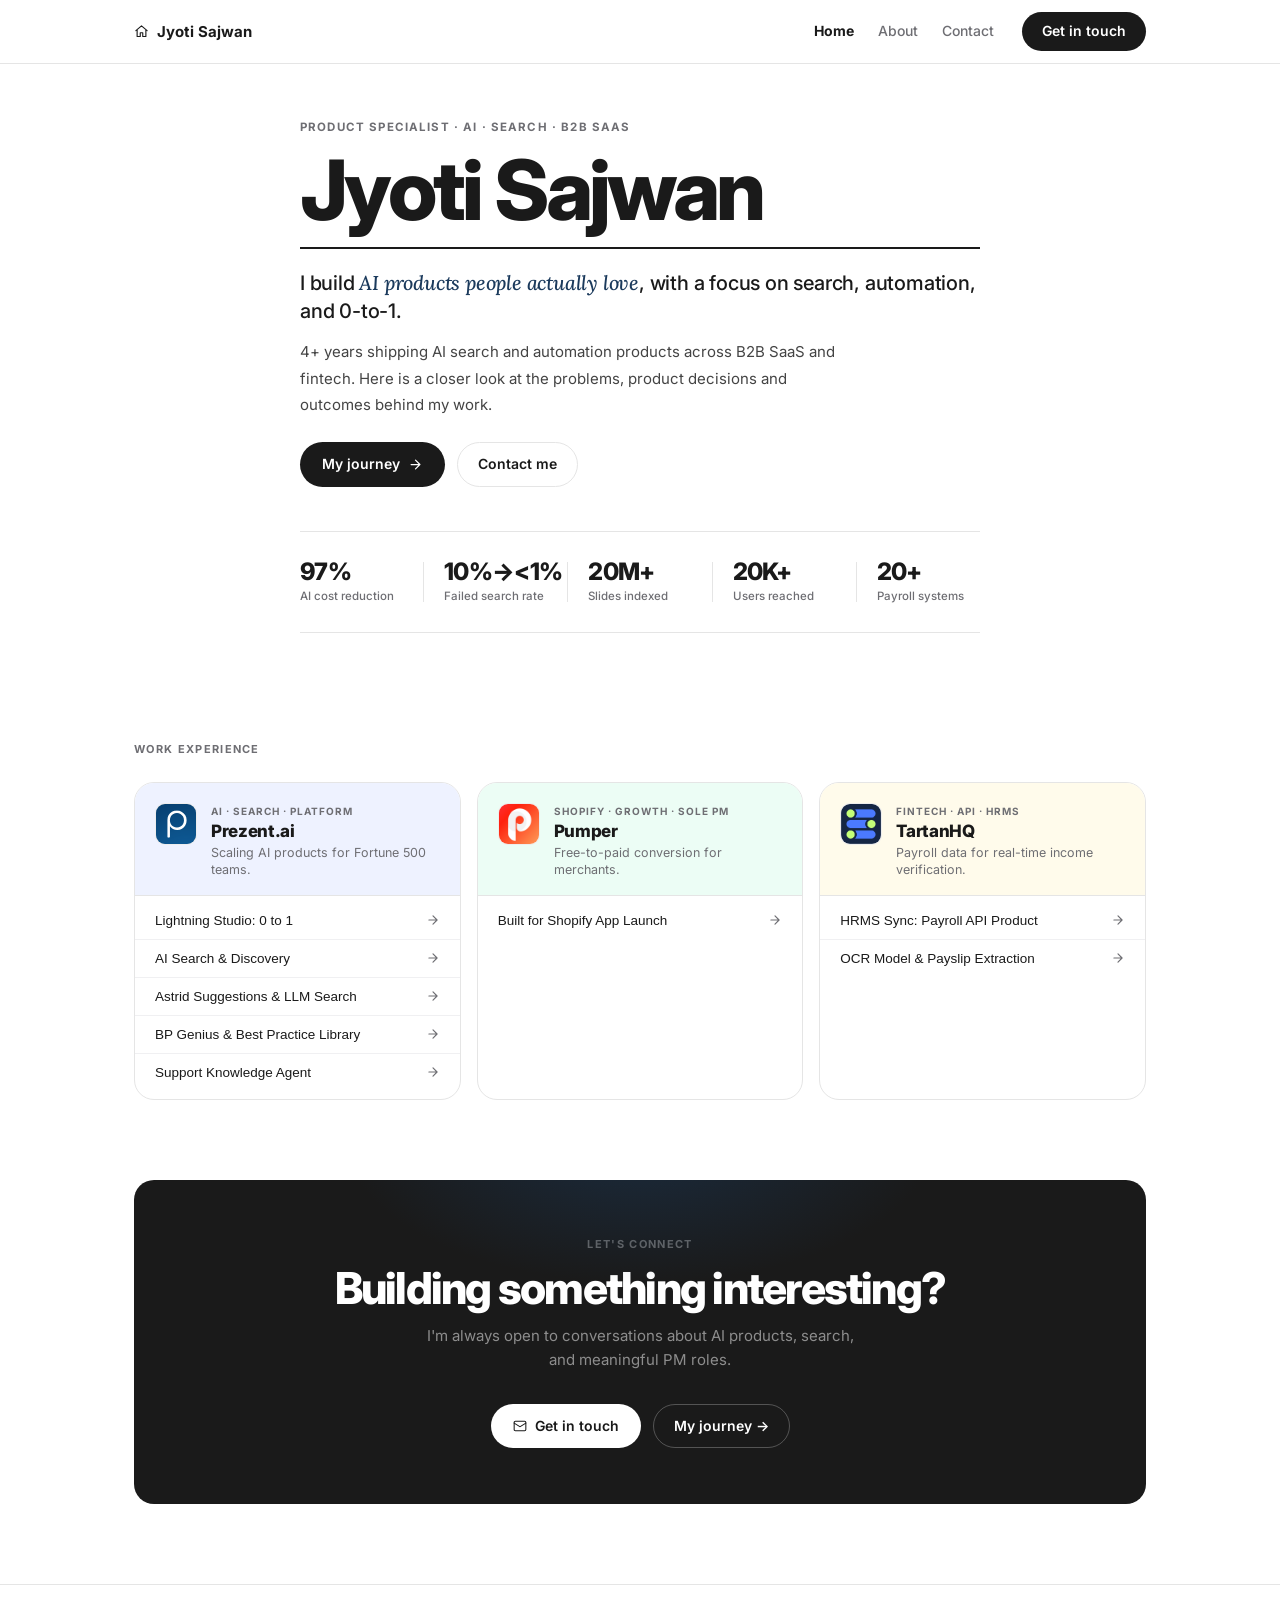
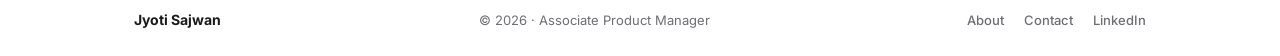
<file: index.html>
<!DOCTYPE html>
<html lang="en">
<head>
  <meta charset="UTF-8" />
  <meta name="viewport" content="width=device-width, initial-scale=1.0" />
  <title>Jyoti Sajwan | Product Manager</title>
  <meta name="description" content="Product professional with 4+ years of experience across AI products, search, automation, B2B SaaS and fintech. Selected work and experience." />
  <link rel="preconnect" href="https://fonts.googleapis.com" />
  <link rel="preconnect" href="https://fonts.gstatic.com" crossorigin />
  <link href="https://fonts.googleapis.com/css2?family=Inter:ital,wght@0,300;0,400;0,500;0,600;0,700;0,800;0,900;1,400&family=Lora:ital,wght@1,400;1,500;1,600&display=swap" rel="stylesheet" />
  <link rel="stylesheet" href="style.css" />
  <link rel="stylesheet" href="workflows.css" />
</head>
<body>
  <script src="assets/svg-sprite.js"></script>
  <!-- Shared SVG defs for every .wf diagram (styled in workflows.css) -->
  <svg class="wf-defs" width="0" height="0" aria-hidden="true" focusable="false">
    <defs>
      <marker id="wf-arrow" viewBox="0 0 10 10" refX="9" refY="5" markerWidth="7" markerHeight="7" orient="auto"><path class="wf-arrowhead" d="M1 1 L9 5 L1 9"/></marker>
      <linearGradient id="wf-area" x1="0" y1="0" x2="0" y2="1"><stop class="wf-area-stop wf-area-stop--top" offset="0"/><stop class="wf-area-stop wf-area-stop--bottom" offset="1"/></linearGradient>
    </defs>
  </svg>

  <!-- ═══════════════════════════════
       NAV
  ══════════════════════════════════ -->
  <nav class="nav" id="nav">
    <div class="nav-inner">
      <a href="index.html" class="nav-logo">
        <svg width="15" height="15" fill="none" stroke="currentColor" stroke-width="1.8" stroke-linecap="round" stroke-linejoin="round"><use href="#icon-1e23f2d197a8" /></svg>
        Jyoti Sajwan
      </a>
      <div class="nav-links">
        <div class="nav-desktop-links">
          <a href="index.html" class="nav-link" style="color:var(--black);font-weight:700">Home</a>
          <a href="about.html" class="nav-link">About</a>
          <a href="contact.html" class="nav-link">Contact</a>
        </div>
        <a href="contact.html" class="nav-cta">Get in touch</a>
      </div>
      <button class="hamburger" id="hamburger" aria-label="Menu">
        <span></span><span></span><span></span>
      </button>
    </div>
    <div class="mobile-nav" id="mobileNav">
      <a href="index.html"   class="mob-link" onclick="closeNav()">Home</a>
      <a href="about.html"   class="mob-link" onclick="closeNav()">About</a>
      <a href="contact.html" class="mob-link" onclick="closeNav()">Contact</a>
      <a href="contact.html" class="mob-link mob-cta" onclick="closeNav()">Get in touch</a>
    </div>
  </nav>

  <main>

    <!-- ═══════════════════════════════
         HERO, WORK INTRO
    ══════════════════════════════════ -->
    <section class="hero hero-work" id="top">
      <div class="container">

        <div class="hero-work-head">
          <p class="eyebrow">Product Specialist · AI · Search · B2B SaaS</p>
          <h1 class="hero-name">Jyoti Sajwan</h1>

          <div class="hero-rule"></div>

          <p class="hero-lead">
            I build <em>AI products people actually love</em>, with a focus on search, automation, and 0-to-1.
          </p>
          <p class="hero-bio">
            4+ years shipping AI search and automation products across B2B SaaS and fintech.
            Here is a closer look at the problems, product decisions and outcomes behind my work.
          </p>

          <div class="hero-ctas">
            <a href="about.html" class="btn-primary">
              My journey
              <svg width="15" height="15" fill="none" stroke="currentColor" stroke-width="2" stroke-linecap="round" stroke-linejoin="round"><use href="#icon-3f2096db27c5" /></svg>
            </a>
            <a href="contact.html" class="btn-ghost">Contact me</a>
          </div>
        </div>

        <!-- Impact strip -->
        <div class="impact-strip">
          <div class="impact-item">
            <span class="imp-num">97%</span>
            <span class="imp-lbl">AI cost reduction</span>
          </div>
          <div class="impact-div"></div>
          <div class="impact-item">
            <span class="imp-num">10%→&lt;1%</span>
            <span class="imp-lbl">Failed search rate</span>
          </div>
          <div class="impact-div"></div>
          <div class="impact-item">
            <span class="imp-num">20M+</span>
            <span class="imp-lbl">Slides indexed</span>
          </div>
          <div class="impact-div"></div>
          <div class="impact-item">
            <span class="imp-num">20K+</span>
            <span class="imp-lbl">Users reached</span>
          </div>
          <div class="impact-div"></div>
          <div class="impact-item">
            <span class="imp-num">20+</span>
            <span class="imp-lbl">Payroll systems</span>
          </div>
        </div>

      </div>
    </section>

    <!-- ═══════════════════════════════
         WORK EXPERIENCE
    ══════════════════════════════════ -->
    <section class="work-section" id="work">
      <div class="container">
        <p class="section-label">Work Experience</p>

        <!-- Experience cards row -->
        <div class="exp-cards-row">

          <!-- ── PREZENT.AI ── -->
          <div class="exp-col">
            <div class="exp-card-head prezent-head">
              <a class="exp-card-icon prezent-icon company-logo-link" href="https://www.prezent.ai/" target="_blank" rel="noopener noreferrer" tabindex="-1" aria-hidden="true">
                <img class="company-logo" src="assets/logos/prezent.svg" alt="" width="42" height="42" loading="lazy">
              </a>
              <div>
                <p class="exp-card-type">AI · Search · Platform</p>
                <h3 class="exp-card-company"><a class="company-site-link" href="https://www.prezent.ai/" target="_blank" rel="noopener noreferrer" aria-label="Visit Prezent.ai website">Prezent.ai</a></h3>
                <p class="exp-card-sub">Scaling AI products for Fortune 500 teams.</p>
              </div>
            </div>
            <ul class="exp-links-list">
              <li>
                <button class="exp-link-btn" onclick="openPanel('lightning')" aria-expanded="false">
                  Lightning Studio: 0 to 1
                  <svg width="14" height="14" fill="none" stroke="currentColor" stroke-width="2" stroke-linecap="round" stroke-linejoin="round"><use href="#icon-3f2096db27c5" /></svg>
                </button>
              </li>
              <li>
                <button class="exp-link-btn" onclick="openPanel('search')" aria-expanded="false">
                  AI Search & Discovery
                  <svg width="14" height="14" fill="none" stroke="currentColor" stroke-width="2" stroke-linecap="round" stroke-linejoin="round"><use href="#icon-3f2096db27c5" /></svg>
                </button>
              </li>
              <li>
                <button class="exp-link-btn" onclick="openPanel('astrid')" aria-expanded="false">
                  Astrid Suggestions & LLM Search
                  <svg width="14" height="14" fill="none" stroke="currentColor" stroke-width="2" stroke-linecap="round" stroke-linejoin="round"><use href="#icon-3f2096db27c5" /></svg>
                </button>
              </li>
              <li>
                <button class="exp-link-btn" onclick="openPanel('bpgenius')" aria-expanded="false">
                  BP Genius & Best Practice Library
                  <svg width="14" height="14" fill="none" stroke="currentColor" stroke-width="2" stroke-linecap="round" stroke-linejoin="round"><use href="#icon-3f2096db27c5" /></svg>
                </button>
              </li>
              <li>
                <button class="exp-link-btn" onclick="openPanel('support-agent')" aria-expanded="false">
                  Support Knowledge Agent
                  <svg width="14" height="14" fill="none" stroke="currentColor" stroke-width="2" stroke-linecap="round" stroke-linejoin="round"><use href="#icon-3f2096db27c5" /></svg>
                </button>
              </li>
            </ul>
          </div>

          <!-- ── PUMPER ── -->
          <div class="exp-col">
            <div class="exp-card-head pumper-head">
              <a class="exp-card-icon pumper-icon company-logo-link" href="https://www.pumper.run/" target="_blank" rel="noopener noreferrer" tabindex="-1" aria-hidden="true">
                <img class="company-logo" src="assets/logos/pumper.png" alt="" width="42" height="42" loading="lazy">
              </a>
              <div>
                <p class="exp-card-type">Shopify · Growth · Sole PM</p>
                <h3 class="exp-card-company"><a class="company-site-link" href="https://www.pumper.run/" target="_blank" rel="noopener noreferrer" aria-label="Visit Pumper website">Pumper</a></h3>
                <p class="exp-card-sub">Free-to-paid conversion for merchants.</p>
              </div>
            </div>
            <ul class="exp-links-list">
              <li>
                <button class="exp-link-btn" onclick="openPanel('shopify')" aria-expanded="false">
                  Built for Shopify App Launch
                  <svg width="14" height="14" fill="none" stroke="currentColor" stroke-width="2" stroke-linecap="round" stroke-linejoin="round"><use href="#icon-3f2096db27c5" /></svg>
                </button>
              </li>
            </ul>
          </div>

          <!-- ── TARTANHQ ── -->
          <div class="exp-col">
            <div class="exp-card-head tartan-head">
              <a class="exp-card-icon tartan-icon company-logo-link" href="https://www.tartanhq.com/" target="_blank" rel="noopener noreferrer" tabindex="-1" aria-hidden="true">
                <img class="company-logo" src="assets/logos/tartanhq.png" alt="" width="42" height="42" loading="lazy">
              </a>
              <div>
                <p class="exp-card-type">Fintech · API · HRMS</p>
                <h3 class="exp-card-company"><a class="company-site-link" href="https://www.tartanhq.com/" target="_blank" rel="noopener noreferrer" aria-label="Visit TartanHQ website">TartanHQ</a></h3>
                <p class="exp-card-sub">Payroll data for real-time income verification.</p>
              </div>
            </div>
            <ul class="exp-links-list">
              <li>
                <button class="exp-link-btn" onclick="openPanel('hrms')" aria-expanded="false">
                  HRMS Sync: Payroll API Product
                  <svg width="14" height="14" fill="none" stroke="currentColor" stroke-width="2" stroke-linecap="round" stroke-linejoin="round"><use href="#icon-3f2096db27c5" /></svg>
                </button>
              </li>
              <li>
                <button class="exp-link-btn" onclick="openPanel('ocr')" aria-expanded="false">
                  OCR Model & Payslip Extraction
                  <svg width="14" height="14" fill="none" stroke="currentColor" stroke-width="2" stroke-linecap="round" stroke-linejoin="round"><use href="#icon-3f2096db27c5" /></svg>
                </button>
              </li>
            </ul>
          </div>

        </div><!-- /.exp-cards-row -->

        <!-- ═══ INLINE DETAIL PANELS ═══ -->

        <!-- Lightning Studio -->
        <div class="detail-panel" id="panel-lightning">
          <button class="panel-close" onclick="closePanel('lightning')" aria-label="Close">
            <svg width="16" height="16" fill="none" stroke="currentColor" stroke-width="2" stroke-linecap="round" stroke-linejoin="round"><use href="#icon-7aa8e89c5945" /></svg>
            Close
          </button>
          <div class="panel-inner">
            <div class="panel-meta"><span class="panel-company prezent-text">Prezent.ai</span><span class="panel-dot">·</span><span class="panel-role">Product Specialist / APM L2</span><span class="panel-dot">·</span><span class="panel-date">Jan 2026 – Present</span></div>
            <h2 class="panel-title">Lightning Studio</h2>
            <p class="panel-subtitle">Turning a 3–4 day manual brand-template conversion process into a workflow that completes in seconds.</p>
            <div class="panel-stats"><div class="pstat"><span class="pstat-num">3–4 days → seconds</span><span class="pstat-lbl">Template conversion time</span></div><div class="pstat"><span class="pstat-num">~97%</span><span class="pstat-lbl">AI captioning cost reduction</span></div><div class="pstat"><span class="pstat-num">~58%</span><span class="pstat-lbl">Re-indexing time saved</span></div></div>
            <figure class="wf-figure">
    <svg class="wf" viewBox="-65 0 1250 300" style="--wf-vw:1250" role="img" aria-labelledby="wf-lightning-t wf-lightning-d">
      <title id="wf-lightning-t">Lightning Studio workflow</title><desc id="wf-lightning-d">A horizontal four-step workflow from a new brand template through asset structuring and automated conversion to brand-compliant shells, reducing conversion time from three to four days to seconds.</desc>
      <text class="wf-eyebrow" x="28" y="30">WORKFLOW</text>
      <text class="wf-title" x="28" y="60">Lightning Studio</text>
      <text class="wf-sub" x="28" y="82">Automated brand-template conversion</text>
      <path class="wf-connector" marker-end="url(#wf-arrow)" d="M150 171 H282"/><path class="wf-connector" marker-end="url(#wf-arrow)" d="M490 171 H622"/><path class="wf-connector" marker-end="url(#wf-arrow)" d="M830 171 H962"/>
      <g><rect class="wf-node" x="-50" y="130" width="200" height="82" rx="12"/><text class="wf-node-title" x="50" y="170" text-anchor="middle">1. New brand template</text><text class="wf-node-sub" x="50" y="190" text-anchor="middle">Client uploads template</text></g>
      <g><rect class="wf-node" x="290" y="130" width="200" height="82" rx="12"/><text class="wf-node-title" x="390" y="170" text-anchor="middle">2. Structure</text><text class="wf-node-sub" x="390" y="190" text-anchor="middle">Convert slide assets to SVG</text></g>
      <g><rect class="wf-node" x="630" y="130" width="200" height="82" rx="12"/><text class="wf-node-title" x="730" y="170" text-anchor="middle">3. Conversion engine</text><text class="wf-node-sub" x="730" y="190" text-anchor="middle">Apply brand rules &amp; layouts</text></g>
      <g><rect class="wf-node wf-node--accent" x="970" y="130" width="200" height="82" rx="12"/><text class="wf-node-title" x="1070" y="170" text-anchor="middle">4. Brand-compliant shells</text><text class="wf-node-sub" x="1070" y="190" text-anchor="middle">Ready in seconds</text></g>
      <rect class="wf-rule" x="28" y="250" width="1064" height="1"/>
      <text class="wf-kpi" x="28" y="282">3–4 days → seconds<tspan class="wf-label" dx="16">Template conversion</tspan></text>
      <circle class="wf-dot" r="5.5"><animateMotion dur="3.77s" repeatCount="indefinite" path="M150 171 H282 M490 171 H622 M830 171 H962"/></circle>
      <circle class="wf-dot" r="5.5"><animateMotion dur="3.77s" begin="-0.8s" repeatCount="indefinite" path="M150 171 H282 M490 171 H622 M830 171 H962"/></circle>
      <circle class="wf-dot" r="5.5"><animateMotion dur="3.77s" begin="-1.6s" repeatCount="indefinite" path="M150 171 H282 M490 171 H622 M830 171 H962"/></circle>
    </svg>
    <figcaption>Project-specific workflow · conceptual view of the described product journey</figcaption>
  </figure>
            <div class="panel-body"><div class="panel-block"><h4>The Problem</h4><p>When a client introduced a new brand template or updated an existing one, designers had to manually convert slides into brand-compliant shells. The work took around <strong>3–4 days</strong> and created a dependency on design capacity.</p></div><div class="panel-block"><h4>The Stakes</h4><p>Every new or updated template added another manual conversion task. This slowed client enablement and made the process difficult to scale as more brands and templates were introduced.</p></div><div class="panel-block"><h4>The Job</h4><p>Make template conversion repeatable and dramatically faster, so clients could move from a new brand template to usable, brand-compliant shells without waiting days for manual design work.</p></div><div class="panel-block"><h4>How</h4><p>The workflow converts slide assets into structured SVG-based assets and runs them through an automated conversion pipeline that applies the required brand structure and layouts. The resulting shells can be generated in seconds.</p><p>For the related image and slide captioning workflow, I evaluated <strong>BLIP, Gemini and GPT-4V</strong> and selected Gemini based on the evaluation. This contributed to approximately <strong>97% lower AI captioning cost</strong> and <strong>58% less re-indexing time</strong>.</p></div><div class="panel-block"><h4>Impact</h4><p>Template conversion moved from a <strong>3–4 day manual process to seconds</strong>, reducing the turnaround time and dependency on manual designer effort. The captioning workflow also reduced AI cost and re-indexing time.</p></div></div>
          
          </div>
        </div>

        <!-- AI Search & Discovery -->
        <div class="detail-panel" id="panel-search">
          <button class="panel-close" onclick="closePanel('search')" aria-label="Close">
            <svg width="16" height="16" fill="none" stroke="currentColor" stroke-width="2" stroke-linecap="round" stroke-linejoin="round"><use href="#icon-7aa8e89c5945" /></svg>
            Close
          </button>
          <div class="panel-inner">
            <div class="panel-meta"><span class="panel-company prezent-text">Prezent.ai</span><span class="panel-dot">·</span><span class="panel-role">Platform PM</span><span class="panel-dot">·</span><span class="panel-date">Project case study</span></div>
            <h2 class="panel-title">Search &amp; Discovery</h2>
            <p class="panel-subtitle">Built a novel slide search experience and reduced the “no results” rate from 10% to under 1%.</p>

            <div class="panel-stats">
              <div class="pstat"><span class="pstat-num">&lt;1%</span><span class="pstat-lbl">No-results rate, down from 10%</span></div>
              <div class="pstat"><span class="pstat-num">99%</span><span class="pstat-lbl">Of 1,000 real queries solved in evaluation</span></div>
              <div class="pstat"><span class="pstat-num">$1.2M</span><span class="pstat-lbl">At-risk account retained</span></div>
            </div>

            <figure class="wf-figure">
    <svg class="wf" viewBox="0 0 1340 290" style="--wf-vw:1340" role="img" aria-labelledby="wf-search-t wf-search-d">
      <title id="wf-search-t">Search and Discovery workflow</title><desc id="wf-search-d">At upload, slides are analysed by vision models. Gemini Flash extracts imagery, text, visual flow and business concept metadata, which is stored in a vector database. At search, a query enters Apache Solr for hybrid keyword and semantic retrieval, followed by relevance ranking and results. A 1,000-query evaluation recorded 99 percent solved and the no-results rate fell from 10 percent to under 1 percent.</desc>
      <text class="wf-eyebrow" x="25" y="24">AT UPLOAD</text>
      <g><rect class="wf-node" x="25" y="42" width="95" height="60" rx="12"/><text class="wf-node-title" x="72" y="78" text-anchor="middle">Slide</text></g>
      <path class="wf-connector" marker-end="url(#wf-arrow)" d="M120 72 H151"/>
      <rect class="wf-zone" x="151" y="25" width="255" height="126" rx="16"/>
      <text class="wf-eyebrow" x="168" y="46">VISION MODELS</text>
      <rect class="wf-chip" x="168" y="61" width="62" height="31" rx="15.5"/><text class="wf-label wf-strike" x="199" y="81" text-anchor="middle">YOLO</text>
      <rect class="wf-chip" x="238" y="61" width="62" height="31" rx="15.5"/><text class="wf-label wf-strike" x="269" y="81" text-anchor="middle">BLIP</text>
      <rect class="wf-chip-dark" x="308" y="61" width="82" height="31" rx="15.5"/><text class="wf-chip-text" x="349" y="81" text-anchor="middle">Gemini Flash</text>
      <path class="wf-connector" d="M390 76 C415 76 408 40 432 40 M390 76 C415 76 408 70 432 70 M390 76 C415 76 408 100 432 100 M390 76 C415 76 408 130 432 130"/>
      <rect class="wf-tag" x="432" y="26" width="120" height="27" rx="13.5"/><text class="wf-tag-text" x="492" y="44" text-anchor="middle">Imagery</text><rect class="wf-tag" x="432" y="56" width="120" height="27" rx="13.5"/><text class="wf-tag-text" x="492" y="74" text-anchor="middle">Text</text><rect class="wf-tag" x="432" y="86" width="120" height="27" rx="13.5"/><text class="wf-tag-text" x="492" y="104" text-anchor="middle">Visual flow</text><rect class="wf-tag" x="432" y="116" width="120" height="27" rx="13.5"/><text class="wf-tag-text" x="492" y="134" text-anchor="middle">Business concept</text>
      <path class="wf-connector" d="M552 40 C580 40 565 76 595 76 M552 70 C580 70 565 76 595 76 M552 100 C580 100 565 76 595 76 M552 130 C580 130 565 76 595 76"/>
      <path class="wf-connector" marker-end="url(#wf-arrow)" d="M595 82 H610"/>
      <ellipse class="wf-outline" cx="655" cy="67" rx="49" ry="11"/>
      <path class="wf-outline" d="M606 67 V124 C606 138 704 138 704 124 V67"/>
      <path class="wf-connector" d="M606 124 C606 138 704 138 704 124"/>
      <text class="wf-node-title wf-node-title--sm" x="655" y="101" text-anchor="middle">Vector DB</text>
      <path class="wf-connector" marker-end="url(#wf-arrow)" d="M704 95 H735"/>
      <text class="wf-eyebrow" x="25" y="190">AT SEARCH</text>
      <g><rect class="wf-node" x="25" y="207" width="95" height="60" rx="12"/><text class="wf-node-title" x="72" y="243" text-anchor="middle">Query</text></g>
      <path class="wf-connector" marker-end="url(#wf-arrow)" d="M120 237 H735"/>
      <rect class="wf-zone" x="735" y="55" width="205" height="195" rx="16"/>
      <text class="wf-eyebrow" x="753" y="77">APACHE SOLR</text>
      <rect class="wf-node" x="753" y="91" width="169" height="43" rx="12"/><text class="wf-node-title wf-node-title--sm" x="768" y="117">Keyword<tspan class="wf-label" dx="6">· exact match</tspan></text>
      <rect class="wf-node" x="753" y="146" width="169" height="43" rx="12"/><text class="wf-node-title wf-node-title--sm" x="768" y="172">Semantic<tspan class="wf-label" dx="6">· embeddings</tspan></text>
      <text class="wf-node-sub" x="837" y="222" text-anchor="middle">hybrid retrieval</text>
      <path class="wf-connector" marker-end="url(#wf-arrow)" d="M940 153 H974"/>
      <g><rect class="wf-node" x="974" y="119" width="142" height="70" rx="12"/><text class="wf-node-title" x="1045" y="145" text-anchor="middle">Relevance</text><text class="wf-node-sub" x="1045" y="165" text-anchor="middle">Visuals or data?</text></g>
      <path class="wf-connector" marker-end="url(#wf-arrow)" d="M1116 153 H1150"/>
      <g><rect class="wf-node" x="1150" y="121" width="165" height="64" rx="12"/><text class="wf-node-title" x="1232" y="159" text-anchor="middle">Results</text></g>
      <path class="wf-connector" marker-end="url(#wf-arrow)" d="M1232 121 V92"/>
      <g><rect class="wf-node" x="1150" y="30" width="165" height="62" rx="12"/><text class="wf-node-title wf-node-title--sm" x="1232" y="54" text-anchor="middle">Eval · 1,000 queries</text><text class="wf-node-sub" x="1232" y="73" text-anchor="middle">99% solved</text></g>
      <path class="wf-connector" marker-end="url(#wf-arrow)" d="M1232 185 V211"/>
      <g><rect class="wf-node-dark" x="1150" y="211" width="165" height="57" rx="12"/><text class="wf-node-sub wf-on-dark-muted" x="1232" y="233" text-anchor="middle">No-results rate</text><text class="wf-node-title wf-on-dark" x="1232" y="254" text-anchor="middle">10% → &lt;1%</text></g>
      <path class="wf-connector wf-connector--soft" marker-end="url(#wf-arrow)" d="M1150 61 H1090 V14 H279 V25"/>
      <circle class="wf-dot" r="5.5"><animateMotion dur="12.13s" repeatCount="indefinite" path="M120 72 H151 M595 82 H610 M704 95 H735 M120 237 H735 M940 153 H974 M1116 153 H1150 M1232 121 V92 M1232 185 V211 M390 76 C415 76 408 40 432 40 M390 76 C415 76 408 70 432 70 M390 76 C415 76 408 100 432 100 M390 76 C415 76 408 130 432 130 M552 40 C580 40 565 76 595 76 M552 70 C580 70 565 76 595 76 M552 100 C580 100 565 76 595 76 M552 130 C580 130 565 76 595 76"/></circle>
      <circle class="wf-dot" r="5.5"><animateMotion dur="12.13s" begin="-0.8s" repeatCount="indefinite" path="M120 72 H151 M595 82 H610 M704 95 H735 M120 237 H735 M940 153 H974 M1116 153 H1150 M1232 121 V92 M1232 185 V211 M390 76 C415 76 408 40 432 40 M390 76 C415 76 408 70 432 70 M390 76 C415 76 408 100 432 100 M390 76 C415 76 408 130 432 130 M552 40 C580 40 565 76 595 76 M552 70 C580 70 565 76 595 76 M552 100 C580 100 565 76 595 76 M552 130 C580 130 565 76 595 76"/></circle>
      <circle class="wf-dot" r="5.5"><animateMotion dur="12.13s" begin="-1.6s" repeatCount="indefinite" path="M120 72 H151 M595 82 H610 M704 95 H735 M120 237 H735 M940 153 H974 M1116 153 H1150 M1232 121 V92 M1232 185 V211 M390 76 C415 76 408 40 432 40 M390 76 C415 76 408 70 432 70 M390 76 C415 76 408 100 432 100 M390 76 C415 76 408 130 432 130 M552 40 C580 40 565 76 595 76 M552 70 C580 70 565 76 595 76 M552 100 C580 100 565 76 595 76 M552 130 C580 130 565 76 595 76"/></circle>
    </svg>
    <figcaption>Project-specific workflow · conceptual view of slide enrichment and hybrid search</figcaption>
  </figure>

            <div class="panel-body">
              <div class="panel-block"><h4>The Problem</h4><p>Users struggled to find slides they knew already existed. Traditional keyword search could miss content when the query did not match the wording or concepts represented on a slide.</p></div>
              <div class="panel-block"><h4>The Stakes</h4><p>A <strong>$1.2M account</strong> was frustrated because its teams could not find existing slides. On a content platform, an asset users cannot discover loses much of its value. The experience needed to work across <strong>150+ enterprise accounts</strong>.</p></div>
              <div class="panel-block"><h4>The Job</h4><p>Redefine slide search so users could discover relevant content through both the language they used and the meaning and visual context of the slide, without slowing the platform down.</p></div>
              <div class="panel-block"><h4>How</h4><p>At upload, vision models analyse each slide and Gemini Flash extracts metadata covering imagery, text, visual flow and business concepts. This enriched metadata is stored in a vector database.</p><p>At search time, Apache Solr combines exact keyword matching with semantic retrieval using embeddings. Results are then ranked for relevance, including whether the user is looking for visuals or data. The workflow was evaluated against 1,000 real queries.</p></div>
              <div class="panel-block"><h4>Impact</h4><p>The no-results rate dropped from <strong>10% to under 1%</strong>. In the 1,000-query evaluation, <strong>99%</strong> of queries were solved. The improvement helped address the discoverability issue affecting a <strong>$1.2M account</strong>.</p></div>
            </div>
          </div>
        </div>

        <!-- Astrid -->
        <div class="detail-panel" id="panel-astrid">
          <button class="panel-close" onclick="closePanel('astrid')" aria-label="Close">
            <svg width="16" height="16" fill="none" stroke="currentColor" stroke-width="2" stroke-linecap="round" stroke-linejoin="round"><use href="#icon-7aa8e89c5945" /></svg>
            Close
          </button>
          <div class="panel-inner">
            <div class="panel-meta"><span class="panel-company prezent-text">Prezent.ai</span><span class="panel-dot">·</span><span class="panel-role">Product Specialist / APM L2</span></div>
            <h2 class="panel-title">Astrid Suggestions & LLM-Powered Search</h2>
            <p class="panel-subtitle">Helping users discover the right search terms when they are unsure what to look for.</p>
            <div class="panel-stats"><div class="pstat"><span class="pstat-num">20,000+</span><span class="pstat-lbl">Unique users in month one</span></div><div class="pstat"><span class="pstat-num">500K+</span><span class="pstat-lbl">Auto Generator runs</span></div><div class="pstat"><span class="pstat-num">100K+</span><span class="pstat-lbl">BioPharma downloads</span></div></div>
            <figure class="wf-figure">
    <svg class="wf" viewBox="-65 0 1250 300" style="--wf-vw:1250" role="img" aria-labelledby="wf-astrid-t wf-astrid-d">
      <title id="wf-astrid-t">Astrid Suggestions workflow</title><desc id="wf-astrid-d">Search guidance when users need a better query</desc>
      <text class="wf-eyebrow" x="28" y="30">WORKFLOW</text>
      <text class="wf-title" x="28" y="60">Astrid Suggestions</text>
      <text class="wf-sub" x="28" y="82">Search guidance when users need a better query</text>
      <path class="wf-connector" marker-end="url(#wf-arrow)" d="M150 171 H197"/><path class="wf-connector" marker-end="url(#wf-arrow)" d="M405 171 H452"/><path class="wf-connector" marker-end="url(#wf-arrow)" d="M660 171 H707"/><path class="wf-connector" marker-end="url(#wf-arrow)" d="M915 171 H962"/>
      <g><rect class="wf-node" x="-50" y="130" width="200" height="82" rx="12"/><text class="wf-node-title" x="50" y="170" text-anchor="middle">1. User query</text><text class="wf-node-sub" x="50" y="190" text-anchor="middle">What the user types</text></g>
      <g><rect class="wf-node" x="205" y="130" width="200" height="82" rx="12"/><text class="wf-node-title" x="305" y="170" text-anchor="middle">2. Exact match</text><text class="wf-node-sub" x="305" y="190" text-anchor="middle">Find direct keyword matches</text></g>
      <g><rect class="wf-node" x="460" y="130" width="200" height="82" rx="12"/><text class="wf-node-title" x="560" y="170" text-anchor="middle">3. Partial match</text><text class="wf-node-sub" x="560" y="190" text-anchor="middle">Find related terms</text></g>
      <g><rect class="wf-node" x="715" y="130" width="200" height="82" rx="12"/><text class="wf-node-title" x="815" y="170" text-anchor="middle">4. Semantic match</text><text class="wf-node-sub" x="815" y="190" text-anchor="middle">Understand meaning</text></g>
      <g><rect class="wf-node wf-node--accent" x="970" y="130" width="200" height="82" rx="12"/><text class="wf-node-title" x="1070" y="170" text-anchor="middle">5. Try Searching For</text><text class="wf-node-sub" x="1070" y="190" text-anchor="middle">Suggest synonyms &amp; alternatives</text></g>
      <rect class="wf-rule" x="28" y="250" width="1064" height="1"/>
      <text class="wf-kpi" x="28" y="282">20K+ users<tspan class="wf-label" dx="16">Unique users in month one</tspan></text>
      <circle class="wf-dot" r="5.5"><animateMotion dur="1.79s" repeatCount="indefinite" path="M150 171 H197 M405 171 H452 M660 171 H707 M915 171 H962"/></circle>
      <circle class="wf-dot" r="5.5"><animateMotion dur="1.79s" begin="-0.8s" repeatCount="indefinite" path="M150 171 H197 M405 171 H452 M660 171 H707 M915 171 H962"/></circle>
      <circle class="wf-dot" r="5.5"><animateMotion dur="1.79s" begin="-1.6s" repeatCount="indefinite" path="M150 171 H197 M405 171 H452 M660 171 H707 M915 171 H962"/></circle>
    </svg>
    <figcaption>Project-specific workflow · conceptual view of the described product journey</figcaption>
  </figure>
            <div class="panel-body"><div class="panel-block"><h4>The Problem</h4><p>Users often knew the kind of slide they needed but did not know the exact words to search for. A search experience that depended too heavily on the user’s wording could make relevant content difficult to discover.</p></div><div class="panel-block"><h4>The Stakes</h4><p>When users cannot translate their intent into an effective query, they may miss useful slides or abandon the search. This creates friction in content discovery and reduces the value of the existing library.</p></div><div class="panel-block"><h4>The Job</h4><p>Guide users towards better queries by using the context available in slide metadata and language models, while supporting multiple levels of matching.</p></div><div class="panel-block"><h4>How</h4><p>The search journey supports <strong>exact matching</strong>, <strong>partial matching</strong> and <strong>semantic matching</strong>. When a query does not return a useful match, <strong>Try Searching For</strong> can suggest related terms, synonyms or alternative queries based on the user’s intent and available context.</p><p>Astrid Suggestions adds contextual query guidance so users have a starting point even when they are unsure how to phrase their search. Separately, BioPharma-focused Contextual Intelligence enriched the Auto Generator’s knowledge base with industry context.</p></div><div class="panel-block"><h4>Impact</h4><p>The product reached <strong>20,000+ unique users in its first month</strong> without paid acquisition. The BioPharma-related usage figures shared for this work include <strong>500K+ Auto Generator runs</strong> and <strong>100K+ downloads</strong>.</p></div></div>
          
          </div>
        </div>

        <!-- BP Genius -->
        <div class="detail-panel" id="panel-bpgenius">
          <button class="panel-close" onclick="closePanel('bpgenius')" aria-label="Close">
            <svg width="16" height="16" fill="none" stroke="currentColor" stroke-width="2" stroke-linecap="round" stroke-linejoin="round"><use href="#icon-7aa8e89c5945" /></svg>
            Close
          </button>
          <div class="panel-inner">
            <div class="panel-meta"><span class="panel-company prezent-text">Prezent.ai</span><span class="panel-dot">·</span><span class="panel-role">Product Specialist / APM L2</span></div>
            <h2 class="panel-title">BP Genius & Best Practice Library</h2>
            <p class="panel-subtitle">Transforming existing presentation content for a different industry using prompt-driven AI workflows.</p>
            <div class="panel-stats"><div class="pstat"><span class="pstat-num">Industry-aware</span><span class="pstat-lbl">Content transformation</span></div><div class="pstat"><span class="pstat-num">Minutes</span><span class="pstat-lbl">Adaptation workflow</span></div></div>
            <figure class="wf-figure">
    <svg class="wf" viewBox="-65 0 1250 300" style="--wf-vw:1250" role="img" aria-labelledby="wf-bpgenius-t wf-bpgenius-d">
      <title id="wf-bpgenius-t">BP Genius workflow</title><desc id="wf-bpgenius-d">Transform existing content for a new industry</desc>
      <text class="wf-eyebrow" x="28" y="30">WORKFLOW</text>
      <text class="wf-title" x="28" y="60">BP Genius</text>
      <text class="wf-sub" x="28" y="82">Transform existing content for a new industry</text>
      <path class="wf-connector" marker-end="url(#wf-arrow)" d="M150 171 H197"/><path class="wf-connector" marker-end="url(#wf-arrow)" d="M405 171 H452"/><path class="wf-connector" marker-end="url(#wf-arrow)" d="M660 171 H707"/><path class="wf-connector" marker-end="url(#wf-arrow)" d="M915 171 H962"/>
      <g><rect class="wf-node" x="-50" y="130" width="200" height="82" rx="12"/><text class="wf-node-title" x="50" y="170" text-anchor="middle">1. Existing deck</text><text class="wf-node-sub" x="50" y="190" text-anchor="middle">Start with approved content</text></g>
      <g><rect class="wf-node" x="205" y="130" width="200" height="82" rx="12"/><text class="wf-node-title" x="305" y="170" text-anchor="middle">2. Industry prompt</text><text class="wf-node-sub" x="305" y="190" text-anchor="middle">“Adapt for manufacturing”</text></g>
      <g><rect class="wf-node" x="460" y="130" width="200" height="82" rx="12"/><text class="wf-node-title" x="560" y="170" text-anchor="middle">3. System prompt</text><text class="wf-node-sub" x="560" y="190" text-anchor="middle">Apply industry context &amp; rules</text></g>
      <g><rect class="wf-node" x="715" y="130" width="200" height="82" rx="12"/><text class="wf-node-title" x="815" y="170" text-anchor="middle">4. AI transformation</text><text class="wf-node-sub" x="815" y="190" text-anchor="middle">Rewrite relevant content</text></g>
      <g><rect class="wf-node wf-node--accent" x="970" y="130" width="200" height="82" rx="12"/><text class="wf-node-title" x="1070" y="170" text-anchor="middle">5. New industry deck</text><text class="wf-node-sub" x="1070" y="190" text-anchor="middle">Review and refine</text></g>
      <rect class="wf-rule" x="28" y="250" width="1064" height="1"/>
      <text class="wf-kpi" x="28" y="282">Minutes<tspan class="wf-label" dx="16">Industry adaptation workflow</tspan></text>
      <circle class="wf-dot" r="5.5"><animateMotion dur="1.79s" repeatCount="indefinite" path="M150 171 H197 M405 171 H452 M660 171 H707 M915 171 H962"/></circle>
      <circle class="wf-dot" r="5.5"><animateMotion dur="1.79s" begin="-0.8s" repeatCount="indefinite" path="M150 171 H197 M405 171 H452 M660 171 H707 M915 171 H962"/></circle>
      <circle class="wf-dot" r="5.5"><animateMotion dur="1.79s" begin="-1.6s" repeatCount="indefinite" path="M150 171 H197 M405 171 H452 M660 171 H707 M915 171 H962"/></circle>
    </svg>
    <figcaption>Project-specific workflow · conceptual view of the described product journey</figcaption>
  </figure>
            <div class="panel-body"><div class="panel-block"><h4>The Problem</h4><p>Teams repeatedly created similar presentation content for different industries. For example, an existing pharmaceutical brand plan might need to be adapted for a manufacturing or technology audience. Doing this manually meant rewriting and reworking content for each new context.</p></div><div class="panel-block"><h4>The Stakes</h4><p>Manual adaptation consumed team time and made it harder to scale industry-specific presentation creation across multiple domains.</p></div><div class="panel-block"><h4>The Job</h4><p>Enable teams to take existing presentation content and adapt it to a target industry without starting from scratch each time.</p></div><div class="panel-block"><h4>How</h4><p>BP Genius uses a predefined <strong>system prompt</strong> to guide the transformation. A user provides an instruction describing the required change, such as adapting pharmaceutical content for manufacturing. The workflow uses the target-industry context to revise the content and produce an industry-relevant version in minutes.</p></div><div class="panel-block"><h4>Impact</h4><p>BP Genius made it possible to adapt existing presentation content for a new industry in minutes rather than manually rewriting the material from the beginning. No additional percentage improvement is claimed here because a verified measurement was not provided.</p></div></div>
          
          </div>
        </div>

        <!-- Shopify App -->
        <div class="detail-panel" id="panel-shopify">
          <button class="panel-close" onclick="closePanel('shopify')" aria-label="Close">
            <svg width="16" height="16" fill="none" stroke="currentColor" stroke-width="2" stroke-linecap="round" stroke-linejoin="round"><use href="#icon-7aa8e89c5945" /></svg>
            Close
          </button>
          <div class="panel-inner">
            <div class="panel-meta"><span class="panel-company pumper-text">Pumper</span><span class="panel-dot">·</span><span class="panel-role">Product Manager</span><span class="panel-dot">·</span><span class="panel-date">Mar – Jul 2024</span></div>
            <h2 class="panel-title">Shopify App Launch</h2>
            <p class="panel-subtitle">Taking a Shopify app through the Built for Shopify certification journey.</p>
            <div class="panel-stats"><div class="pstat"><span class="pstat-num">4,000+</span><span class="pstat-lbl">Merchants</span></div><div class="pstat"><span class="pstat-num">+20%</span><span class="pstat-lbl">Merchant sign-ups</span></div><div class="pstat"><span class="pstat-num">Built for Shopify</span><span class="pstat-lbl">Certification</span></div></div>
            <figure class="wf-figure">
    <svg class="wf" viewBox="0 0 1200 520" style="--wf-vw:1200" role="img" aria-labelledby="wf-shopify-t wf-shopify-d">
      <title id="wf-shopify-t">Pumper merchant growth journey</title><desc id="wf-shopify-d">A rising merchant adoption curve, from app discovery and trust to adoption and more than four thousand merchants.</desc>
      <text class="wf-eyebrow" x="70" y="58">MERCHANT ADOPTION JOURNEY</text>
      <text class="wf-title" x="70" y="92">From app discovery to a growing merchant base</text>
      <path d="M90 385 C250 380 280 350 400 330 S600 275 710 235 S930 150 1090 105 L1090 410 L90 410 Z" fill="url(#wf-area)"/>
      <path class="wf-data-line" d="M90 385 C250 380 280 350 400 330 S600 275 710 235 S930 150 1090 105"/>
      <circle class="wf-data-point" cx="90" cy="385" r="6"/>
      <circle class="wf-data-point" cx="400" cy="330" r="6"/>
      <circle class="wf-data-point" cx="710" cy="235" r="6"/>
      <circle class="wf-data-point wf-data-point--end" cx="1090" cy="105" r="7.5"/>
      <g transform="translate(70 430)"><text class="wf-node-title">App discovery</text><text class="wf-label" y="20">Merchant finds the app</text></g>
      <g transform="translate(345 375)"><text class="wf-node-title">Trust &amp; certification</text><text class="wf-label" y="20">Built for Shopify</text></g>
      <g transform="translate(650 280)"><text class="wf-node-title">Adoption</text><text class="wf-label" y="20">Improved merchant sign-ups</text></g>
      <g transform="translate(925 55)"><text class="wf-kpi">4,000+</text><text class="wf-label" y="22">Merchants</text></g>
      <text class="wf-label" x="70" y="505">Reported outcomes: 4,000+ merchants · 20% increase in merchant sign-ups</text>
      <circle class="wf-dot" r="5.5"><animateMotion dur="9.93s" repeatCount="indefinite" path="M90 385 C250 380 280 350 400 330 S600 275 710 235 S930 150 1090 105"/></circle>
      <circle class="wf-dot" r="5.5"><animateMotion dur="9.93s" begin="-0.8s" repeatCount="indefinite" path="M90 385 C250 380 280 350 400 330 S600 275 710 235 S930 150 1090 105"/></circle>
      <circle class="wf-dot" r="5.5"><animateMotion dur="9.93s" begin="-1.6s" repeatCount="indefinite" path="M90 385 C250 380 280 350 400 330 S600 275 710 235 S930 150 1090 105"/></circle>
    </svg>
    <figcaption>Project-specific workflow · conceptual view of the described product journey</figcaption>
  </figure>
            <div class="panel-body"><div class="panel-block"><h4>The Problem</h4><p>The app needed to meet Shopify’s Built for Shopify requirements and establish credibility with merchants in the Shopify ecosystem.</p></div><div class="panel-block"><h4>The Stakes</h4><p>Certification was an important trust signal for merchants evaluating apps. Meeting the requirements also meant aligning the product experience with Shopify’s expectations.</p></div><div class="panel-block"><h4>The Job</h4><p>Drive the product work needed to achieve Built for Shopify certification and support merchant acquisition.</p></div><div class="panel-block"><h4>How</h4><p>The work involved translating certification expectations into product requirements, coordinating implementation with engineering and design, and prioritising the changes needed to meet the standards.</p></div><div class="panel-block"><h4>Impact</h4><p>The app achieved <strong>Built for Shopify</strong> certification and supported a <strong>20% increase in merchant sign-ups</strong>. The product had more than <strong>4,000 merchants</strong>.</p></div></div>
          
          </div>
        </div>

        <!-- Support Knowledge Agent -->
        <div class="detail-panel" id="panel-support-agent">
          <button class="panel-close" onclick="closePanel('support-agent')" aria-label="Close">
            <svg width="16" height="16" fill="none" stroke="currentColor" stroke-width="2" stroke-linecap="round" stroke-linejoin="round"><use href="#icon-7aa8e89c5945" /></svg>
            Close
          </button>
          <div class="panel-inner">
            <div class="panel-meta"><span class="panel-company prezent-text">Prezent.ai</span><span class="panel-dot">·</span><span class="panel-role">Product Specialist / APM L2</span></div>
            <h2 class="panel-title">Support Knowledge Agent</h2>
            <p class="panel-subtitle">An AI knowledge-base chatbot that answers from company documentation and escalates genuine bugs to Jira.</p>
            <div class="panel-stats">
              <div class="pstat"><span class="pstat-num">Self-service</span><span class="pstat-lbl">Faster answers from internal knowledge</span></div>
              <div class="pstat"><span class="pstat-num">Jira</span><span class="pstat-lbl">Automated bug escalation</span></div>
            </div>
            <figure class="wf-figure">
    <svg class="wf" viewBox="-65 0 1250 300" style="--wf-vw:1250" role="img" aria-labelledby="wf-support-t wf-support-d">
      <title id="wf-support-t">Support Knowledge Agent workflow</title><desc id="wf-support-d">An AI knowledge-base chatbot answers from release notes, FAQs, Confluence pages and past support history, and escalates genuine bugs to Jira.</desc>
      <text class="wf-eyebrow" x="28" y="30">WORKFLOW</text>
      <text class="wf-title" x="28" y="60">Support Knowledge Agent</text>
      <text class="wf-sub" x="28" y="82">Answer from company knowledge or escalate to Jira</text>
      <path class="wf-connector" marker-end="url(#wf-arrow)" d="M150 171 H452"/><path class="wf-connector" marker-end="url(#wf-arrow)" d="M660 171 C811 171 811 135 962 135"/><path class="wf-connector" marker-end="url(#wf-arrow)" d="M660 171 C811 171 811 207 962 207"/>
      <g><rect class="wf-node" x="-50" y="130" width="200" height="82" rx="12"/><text class="wf-node-title" x="50" y="170" text-anchor="middle">1. Knowledge sources</text><text class="wf-node-sub" x="50" y="189" text-anchor="middle">Release notes · FAQs</text><text class="wf-node-sub" x="50" y="202" text-anchor="middle">Confluence · Support history</text></g>
      <g><rect class="wf-node wf-node--accent" x="460" y="130" width="200" height="82" rx="12"/><text class="wf-node-title" x="560" y="170" text-anchor="middle">2. KB chatbot</text><text class="wf-node-sub" x="560" y="190" text-anchor="middle">Answers from company knowledge</text></g>
      <g><rect class="wf-node" x="970" y="105" width="200" height="60" rx="12"/><text class="wf-node-title" x="1070" y="130" text-anchor="middle">3a. Answer</text><text class="wf-node-sub" x="1070" y="148" text-anchor="middle">Immediate response</text></g>
      <g><rect class="wf-node" x="970" y="177" width="200" height="60" rx="12"/><text class="wf-node-title" x="1070" y="202" text-anchor="middle">3b. Jira escalation</text><text class="wf-node-sub" x="1070" y="220" text-anchor="middle">Genuine bugs, with context</text></g>
      <rect class="wf-rule" x="28" y="250" width="1064" height="1"/>
      <text class="wf-kpi" x="28" y="282">Self-service<tspan class="wf-label" dx="16">Faster answers from internal knowledge</tspan></text>
      <circle class="wf-dot" r="5.5"><animateMotion dur="8.69s" repeatCount="indefinite" path="M150 171 H452 M660 171 C811 171 811 135 962 135 M660 171 C811 171 811 207 962 207"/></circle>
      <circle class="wf-dot" r="5.5"><animateMotion dur="8.69s" begin="-0.8s" repeatCount="indefinite" path="M150 171 H452 M660 171 C811 171 811 135 962 135 M660 171 C811 171 811 207 962 207"/></circle>
      <circle class="wf-dot" r="5.5"><animateMotion dur="8.69s" begin="-1.6s" repeatCount="indefinite" path="M150 171 H452 M660 171 C811 171 811 135 962 135 M660 171 C811 171 811 207 962 207"/></circle>
    </svg>
    <figcaption>Project-specific workflow · conceptual view of the described product journey</figcaption>
  </figure>
            <div class="panel-body">
              <div class="panel-block"><h4>The Problem</h4><p>Support requests and the ticket backlog were growing. Users needed a reliable way to find answers, while genuine bug reports took too long to reach the teams responsible for fixing them.</p></div>
              <div class="panel-block"><h4>The Stakes</h4><p>Without a knowledge-based self-service option, support teams had to spend time answering repeat questions. Bug reports also risked getting delayed in the support queue before reaching the right owners.</p></div>
              <div class="panel-block"><h4>The Job</h4><p>Create an AI knowledge-base agent that could answer questions using company documentation and automatically route genuine bugs to Jira with the relevant context.</p></div>
              <div class="panel-block"><h4>How</h4><p>Release notes, FAQs, Confluence pages and past support history are used as the knowledge base. The chatbot retrieves answers from this company knowledge rather than guessing. Known questions receive an immediate response, while genuine bugs are escalated to Jira automatically with the relevant details attached.</p></div>
              <div class="panel-block"><h4>Impact</h4><p>The workflow is designed to reduce repetitive support requests, ease ticket backlog pressure and speed up bug handoff through automated Jira escalation.</p></div>
            </div>
          </div>
        </div>

        <!-- HRMS Sync -->
        <div class="detail-panel" id="panel-hrms">
          <button class="panel-close" onclick="closePanel('hrms')" aria-label="Close">
            <svg width="16" height="16" fill="none" stroke="currentColor" stroke-width="2" stroke-linecap="round" stroke-linejoin="round"><use href="#icon-7aa8e89c5945" /></svg>
            Close
          </button>
          <div class="panel-inner">
            <div class="panel-meta"><span class="panel-company tartan-text">TartanHQ</span><span class="panel-dot">·</span><span class="panel-role">Associate Product Manager</span><span class="panel-dot">·</span><span class="panel-date">Apr – Dec 2023</span></div>
            <h2 class="panel-title">HRMS Sync: Payroll API Product</h2>
            <p class="panel-subtitle">Connecting payroll systems to make employee income data accessible for verification workflows.</p>
            <div class="panel-stats"><div class="pstat"><span class="pstat-num">20+</span><span class="pstat-lbl">Payroll integrations</span></div><div class="pstat"><span class="pstat-num">India + US</span><span class="pstat-lbl">Payroll coverage</span></div></div>
            <figure class="wf-figure">
    <svg class="wf" viewBox="-65 0 1250 300" style="--wf-vw:1250" role="img" aria-labelledby="wf-hrms-t wf-hrms-d">
      <title id="wf-hrms-t">HRMS Sync workflow</title><desc id="wf-hrms-d">Payroll integrations for income verification</desc>
      <text class="wf-eyebrow" x="28" y="30">WORKFLOW</text>
      <text class="wf-title" x="28" y="60">HRMS Sync</text>
      <text class="wf-sub" x="28" y="82">Payroll integrations for income verification</text>
      <path class="wf-connector" marker-end="url(#wf-arrow)" d="M150 171 H197"/><path class="wf-connector" marker-end="url(#wf-arrow)" d="M405 171 H452"/><path class="wf-connector" marker-end="url(#wf-arrow)" d="M660 171 H707"/><path class="wf-connector" marker-end="url(#wf-arrow)" d="M915 171 H962"/>
      <g><rect class="wf-node" x="-50" y="130" width="200" height="82" rx="12"/><text class="wf-node-title" x="50" y="170" text-anchor="middle">1. Payroll systems</text><text class="wf-node-sub" x="50" y="190" text-anchor="middle">20+ providers</text></g>
      <g><rect class="wf-node" x="205" y="130" width="200" height="82" rx="12"/><text class="wf-node-title" x="305" y="170" text-anchor="middle">2. Connectors</text><text class="wf-node-sub" x="305" y="190" text-anchor="middle">Provider-specific APIs</text></g>
      <g><rect class="wf-node" x="460" y="130" width="200" height="82" rx="12"/><text class="wf-node-title" x="560" y="170" text-anchor="middle">3. HRMS Sync API</text><text class="wf-node-sub" x="560" y="190" text-anchor="middle">Normalize payroll data</text></g>
      <g><rect class="wf-node" x="715" y="130" width="200" height="82" rx="12"/><text class="wf-node-title" x="815" y="170" text-anchor="middle">4. Verification</text><text class="wf-node-sub" x="815" y="190" text-anchor="middle">Retrieve income details</text></g>
      <g><rect class="wf-node wf-node--accent" x="970" y="130" width="200" height="82" rx="12"/><text class="wf-node-title" x="1070" y="170" text-anchor="middle">5. Client systems</text><text class="wf-node-sub" x="1070" y="190" text-anchor="middle">Consume verified data</text></g>
      <rect class="wf-rule" x="28" y="250" width="1064" height="1"/>
      <text class="wf-kpi" x="28" y="282">20+<tspan class="wf-label" dx="16">Payroll integrations</tspan></text>
      <circle class="wf-dot" r="5.5"><animateMotion dur="1.79s" repeatCount="indefinite" path="M150 171 H197 M405 171 H452 M660 171 H707 M915 171 H962"/></circle>
      <circle class="wf-dot" r="5.5"><animateMotion dur="1.79s" begin="-0.8s" repeatCount="indefinite" path="M150 171 H197 M405 171 H452 M660 171 H707 M915 171 H962"/></circle>
      <circle class="wf-dot" r="5.5"><animateMotion dur="1.79s" begin="-1.6s" repeatCount="indefinite" path="M150 171 H197 M405 171 H452 M660 171 H707 M915 171 H962"/></circle>
    </svg>
    <figcaption>Project-specific workflow · conceptual view of the described product journey</figcaption>
  </figure>
            <div class="panel-body"><div class="panel-block"><h4>The Problem</h4><p>Fintech and lending workflows needed employee payroll information for income verification. Connecting to each HRMS or payroll provider separately created integration work across multiple systems.</p></div><div class="panel-block"><h4>The Stakes</h4><p>Without a scalable integration layer, every new payroll provider could require additional implementation effort, slowing coverage expansion and customer onboarding.</p></div><div class="panel-block"><h4>The Job</h4><p>Build and expand a unified HRMS Sync integration capability that could connect with multiple payroll providers and make payroll data available to downstream verification workflows.</p></div><div class="panel-block"><h4>How</h4><p>HRMS Sync connected with payroll providers through their respective integrations and exposed the required payroll information through a common product/API workflow. Coverage expanded to <strong>20+ payroll integrations</strong> across India and the US.</p></div><div class="panel-block"><h4>Impact</h4><p>Expanded payroll connectivity to <strong>20+ providers</strong> across India and the US, supporting customers including <strong>Jupiter Money, Qube Health and Jelly Bean</strong>.</p></div></div>
          
          </div>
        </div>

        <!-- OCR -->
        <div class="detail-panel" id="panel-ocr">
          <button class="panel-close" onclick="closePanel('ocr')" aria-label="Close">
            <svg width="16" height="16" fill="none" stroke="currentColor" stroke-width="2" stroke-linecap="round" stroke-linejoin="round"><use href="#icon-7aa8e89c5945" /></svg>
            Close
          </button>
          <div class="panel-inner">
            <div class="panel-meta"><span class="panel-company tartan-text">TartanHQ</span><span class="panel-dot">·</span><span class="panel-role">Product Analyst → Associate Product Manager</span></div>
            <h2 class="panel-title">OCR Model & Payslip Extraction</h2>
            <p class="panel-subtitle">Improving payslip data extraction to reduce processing turnaround time.</p>
            <div class="panel-stats"><div class="pstat"><span class="pstat-num">10 → 4 minutes</span><span class="pstat-lbl">Processing turnaround time</span></div><div class="pstat"><span class="pstat-num">Nanonets</span><span class="pstat-lbl">OCR model platform</span></div></div>
            <figure class="wf-figure">
    <svg class="wf" viewBox="-65 0 1250 300" style="--wf-vw:1250" role="img" aria-labelledby="wf-ocr-t wf-ocr-d">
      <title id="wf-ocr-t">OCR Model &amp; Payslip Extraction workflow</title><desc id="wf-ocr-d">A horizontal five-step workflow from payslip upload through OCR extraction, field review, model refinement and structured output. Processing time improved from ten to four minutes.</desc>
      <text class="wf-eyebrow" x="28" y="30">WORKFLOW</text>
      <text class="wf-title" x="28" y="60">OCR Model &amp; Payslip Extraction</text>
      <text class="wf-sub" x="28" y="82">From payslip document to structured data</text>
      <path class="wf-connector" marker-end="url(#wf-arrow)" d="M150 171 H197"/><path class="wf-connector" marker-end="url(#wf-arrow)" d="M405 171 H452"/><path class="wf-connector" marker-end="url(#wf-arrow)" d="M660 171 H707"/><path class="wf-connector" marker-end="url(#wf-arrow)" d="M915 171 H962"/>
      <g><rect class="wf-node" x="-50" y="130" width="200" height="82" rx="12"/><text class="wf-node-title" x="50" y="170" text-anchor="middle">1. Payslip upload</text><text class="wf-node-sub" x="50" y="190" text-anchor="middle">Employee document</text></g>
      <g><rect class="wf-node wf-node--accent" x="205" y="130" width="200" height="82" rx="12"/><text class="wf-node-title" x="305" y="170" text-anchor="middle">2. OCR extraction</text><text class="wf-node-sub" x="305" y="190" text-anchor="middle">Capture payslip fields</text></g>
      <g><rect class="wf-node" x="460" y="130" width="200" height="82" rx="12"/><text class="wf-node-title" x="560" y="170" text-anchor="middle">3. Field review</text><text class="wf-node-sub" x="560" y="190" text-anchor="middle">Evaluate extraction quality</text></g>
      <g><rect class="wf-node" x="715" y="130" width="200" height="82" rx="12"/><text class="wf-node-title" x="815" y="170" text-anchor="middle">4. Model refinement</text><text class="wf-node-sub" x="815" y="190" text-anchor="middle">Improve field capture</text></g>
      <g><rect class="wf-node wf-node--accent" x="970" y="130" width="200" height="82" rx="12"/><text class="wf-node-title" x="1070" y="170" text-anchor="middle">5. Structured output</text><text class="wf-node-sub" x="1070" y="190" text-anchor="middle">Ready for verification</text></g>
      <rect class="wf-rule" x="28" y="250" width="1064" height="1"/>
      <text class="wf-kpi" x="28" y="282">10 → 4 minutes<tspan class="wf-label" dx="16">Processing turnaround time</tspan></text>
      <circle class="wf-dot" r="5.5"><animateMotion dur="1.79s" repeatCount="indefinite" path="M150 171 H197 M405 171 H452 M660 171 H707 M915 171 H962"/></circle>
      <circle class="wf-dot" r="5.5"><animateMotion dur="1.79s" begin="-0.8s" repeatCount="indefinite" path="M150 171 H197 M405 171 H452 M660 171 H707 M915 171 H962"/></circle>
      <circle class="wf-dot" r="5.5"><animateMotion dur="1.79s" begin="-1.6s" repeatCount="indefinite" path="M150 171 H197 M405 171 H452 M660 171 H707 M915 171 H962"/></circle>
    </svg>
    <figcaption>Project-specific workflow · conceptual view of the described product journey</figcaption>
  </figure>
            <div class="panel-body"><div class="panel-block"><h4>The Problem</h4><p>Extracting structured information from employee payslips was taking too long. The processing workflow needed more reliable extraction to reduce manual review and turnaround time.</p></div><div class="panel-block"><h4>The Stakes</h4><p>Longer processing time slowed the income-verification workflow and increased the effort required to handle payslip documents.</p></div><div class="panel-block"><h4>The Job</h4><p>Improve the OCR-based payslip extraction workflow so key information could be captured more efficiently and passed into downstream verification processes.</p></div><div class="panel-block"><h4>How</h4><p>The OCR model was iteratively trained and evaluated using payslip examples. Extraction quality was reviewed and the model was refined to improve the capture of relevant fields.</p></div><div class="panel-block"><h4>Impact</h4><p>Reduced payslip processing turnaround time from <strong>10 minutes to 4 minutes</strong>.</p></div></div>
          
          </div>
        </div>

      </div><!-- /.container -->
    </section>

    <!-- ═══════════════════════════════
         CTA
    ══════════════════════════════════ -->
    <section class="cta-section">
      <div class="container">
        <div class="cta-card fade-up">
          <p class="cta-eyebrow">Let's connect</p>
          <h2 class="cta-heading">Building something interesting?</h2>
          <p class="cta-sub">I'm always open to conversations about AI products, search, and meaningful PM roles.</p>
          <div class="cta-btns">
            <a href="contact.html" class="btn-primary btn-white">
              <svg width="14" height="14" fill="none" stroke="currentColor" stroke-width="1.8" stroke-linecap="round" stroke-linejoin="round"><use href="#icon-6ef7ca6872d2" /></svg>
              Get in touch
            </a>
            <a href="about.html" class="btn-ghost btn-ghost-inv">My journey &rarr;</a>
          </div>
        </div>
      </div>
    </section>

  </main>

  <footer class="footer">
    <div class="container footer-row">
      <span class="footer-name">Jyoti Sajwan</span>
      <span class="footer-copy">&copy; 2026 · Associate Product Manager</span>
      <div class="footer-links">
        <a href="about.html" class="footer-link">About</a>
        <a href="contact.html" class="footer-link">Contact</a>
        <a href="https://linkedin.com/in/jyotisajwan" target="_blank" rel="noopener" class="footer-link">LinkedIn</a>
      </div>
    </div>
  </footer>

  <script src="main.js"></script>
</body>
</html>
</file>
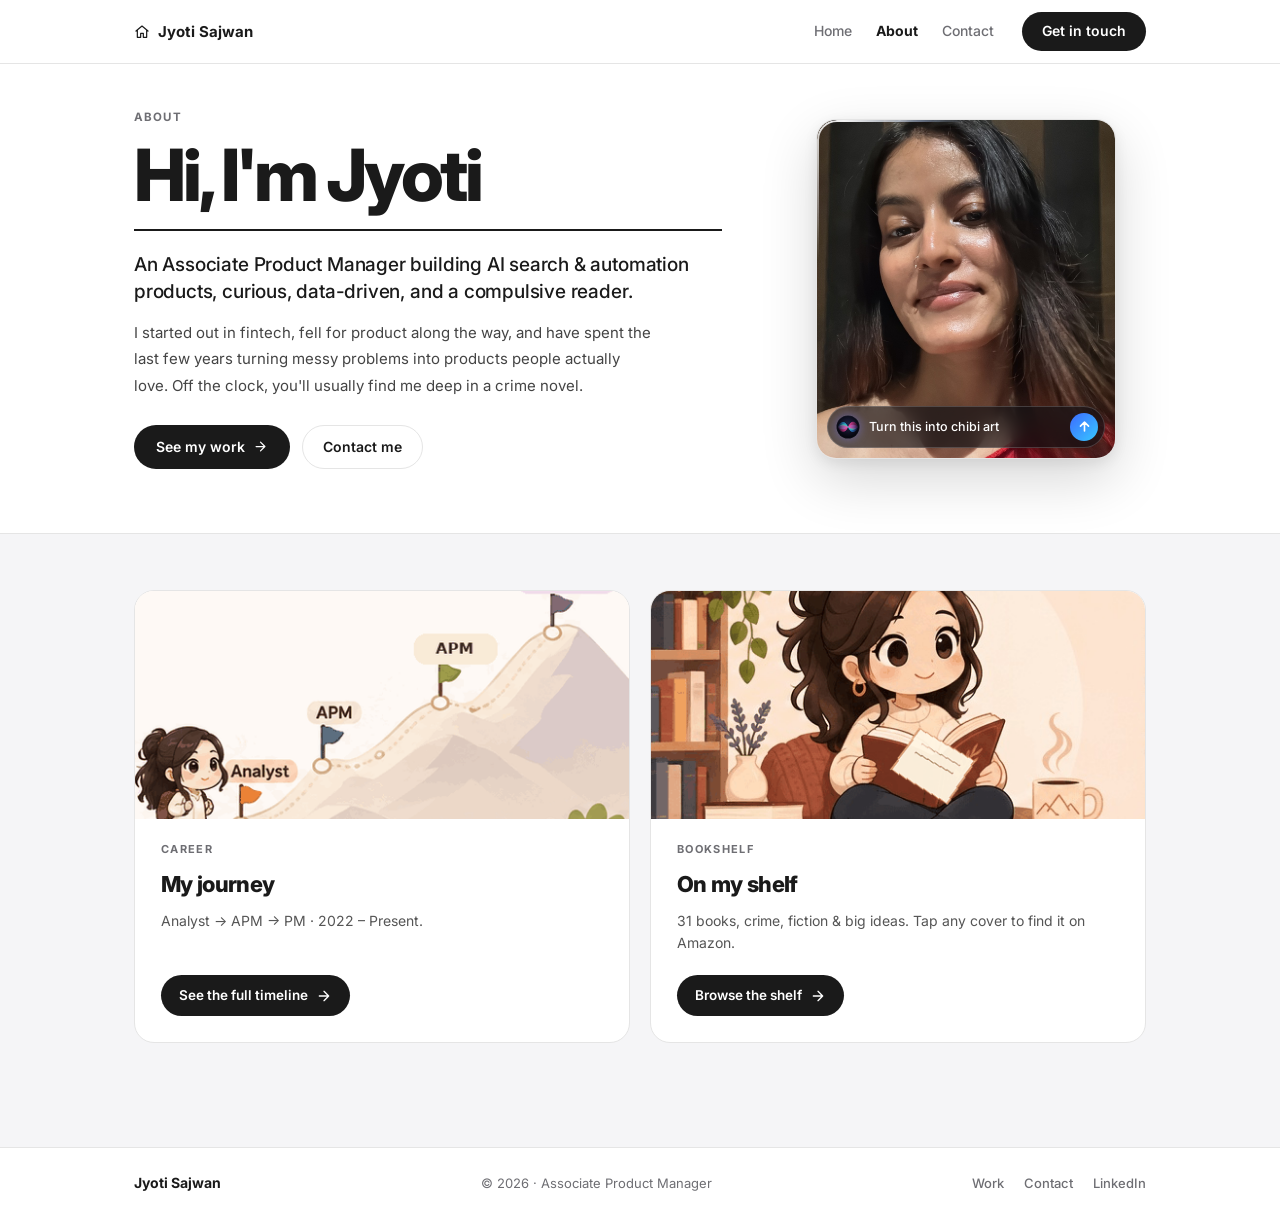
<file: about.html>
<!DOCTYPE html>
<html lang="en">
<head>
  <meta charset="UTF-8" />
  <meta name="viewport" content="width=device-width, initial-scale=1.0" />
  <title>About | Jyoti Sajwan</title>
  <meta name="description" content="Associate Product Manager with 4+ years building AI search and automation products. My journey from analyst to PM, and what's on my bookshelf." />
  <link rel="preconnect" href="https://fonts.googleapis.com" />
  <link rel="preconnect" href="https://fonts.gstatic.com" crossorigin />
  <link href="https://fonts.googleapis.com/css2?family=Inter:ital,wght@0,300;0,400;0,500;0,600;0,700;0,800;0,900;1,400&family=Lora:ital,wght@1,400;1,500;1,600&display=swap" rel="stylesheet" />
  <link rel="stylesheet" href="style.css" />
  <link rel="stylesheet" href="about2.css" />
</head>
<body>
  <script src="assets/svg-sprite.js"></script>

  <!-- NAV -->
  <nav class="nav" id="nav">
    <div class="nav-inner">
      <a href="index.html" class="nav-logo">
        <svg width="16" height="16" fill="none" stroke="currentColor" stroke-width="1.8" stroke-linecap="round" stroke-linejoin="round"><use href="#icon-1e23f2d197a8" /></svg>
        Jyoti Sajwan
      </a>
      <div class="nav-links">
        <div class="nav-desktop-links">
          <a href="index.html" class="nav-link">Home</a>
          <a href="about.html" class="nav-link" style="color:var(--black);font-weight:700">About</a>
          <a href="contact.html" class="nav-link">Contact</a>
        </div>
        <a href="contact.html" class="nav-cta">Get in touch</a>
      </div>
      <button class="hamburger" id="hamburger" aria-label="Menu">
        <span></span><span></span><span></span>
      </button>
    </div>
    <div class="mobile-nav" id="mobileNav">
      <a href="index.html"   class="mob-link" onclick="closeNav()">Home</a>
      <a href="about.html"   class="mob-link" onclick="closeNav()">About</a>
      <a href="contact.html" class="mob-link" onclick="closeNav()">Contact</a>
      <a href="contact.html" class="mob-link mob-cta" onclick="closeNav()">Get in touch</a>
    </div>
  </nav>

  <main>

    <!-- ══════════════════════════════════
         ABOUT HERO, intro + photo
    ════════════════════════════════════ -->
    <section class="about-hero">
      <div class="grid-bg" aria-hidden="true"></div>
      <div class="container">
        <div class="about-grid">

          <div class="about-intro">
            <p class="eyebrow">About</p>
            <h1 class="about-h1">Hi, I'm Jyoti</h1>
            <div class="hero-rule"></div>
            <p class="about-lead">An Associate Product Manager building AI search &amp; automation products, curious, data-driven, and a compulsive reader.</p>
            <p class="about-text">I started out in fintech, fell for product along the way, and have spent the last few years turning messy problems into products people actually love. Off the clock, you'll usually find me deep in a crime novel.</p>
            <div class="hero-ctas">
              <a href="index.html" class="btn-primary">
                See my work
                <svg width="15" height="15" fill="none" stroke="currentColor" stroke-width="2" stroke-linecap="round" stroke-linejoin="round"><use href="#icon-3f2096db27c5" /></svg>
              </a>
              <a href="contact.html" class="btn-ghost">Contact me</a>
            </div>
          </div>

          <aside class="about-media">
            <div class="photo-stack-wrap">
              <div class="photo-stack single siri-host" id="siriHost">
                <div class="photo-card active" id="aboutPhoto">
                  <div class="photo-img-wrap">
                    <img class="pc-real" src="photos/photo.jpg" alt="Jyoti Sajwan" onerror="showFallback(this,'🌿','Hi, I\'m Jyoti')" />
                    <div class="photo-fallback" style="display:none"><span>🌿</span><p>Hi, I'm Jyoti</p></div>
                    <div class="pc-memoji" aria-hidden="true">
                      <img class="memoji-png" src="photos/art.webp" alt="Illustrated Jyoti" />
                    </div>
                  </div>
                  <!-- Siri control bar overlaid on the photo (click to transform) -->
                  <button class="siri-bar" id="siriButton" type="button" aria-pressed="false" aria-label="Turn the photo into an illustration">
                    <span class="siri-orb-wrap">
                      <svg class="siri-orb" viewBox="0 0 100 100" aria-hidden="true">
                        <defs>
                          <radialGradient id="siriBall" cx="50%" cy="42%" r="60%"><stop offset="0" stop-color="#23264a"/><stop offset=".65" stop-color="#0c0d1c"/><stop offset="1" stop-color="#020207"/></radialGradient>
                          <linearGradient id="siriPink" x1="0" x2="1"><stop offset="0" stop-color="#ff2d8e" stop-opacity="0"/><stop offset=".5" stop-color="#ff4fa8"/><stop offset="1" stop-color="#ff2d8e" stop-opacity="0"/></linearGradient>
                          <linearGradient id="siriBlue" x1="0" x2="1"><stop offset="0" stop-color="#1fb5ff" stop-opacity="0"/><stop offset=".5" stop-color="#37c8ff"/><stop offset="1" stop-color="#3d6bff" stop-opacity="0"/></linearGradient>
                          <linearGradient id="siriGreen" x1="0" x2="1"><stop offset="0" stop-color="#2fe39c" stop-opacity="0"/><stop offset=".5" stop-color="#3cf0b0"/><stop offset="1" stop-color="#2fe39c" stop-opacity="0"/></linearGradient>
                          <clipPath id="siriClip"><circle cx="50" cy="50" r="48"/></clipPath>
                        </defs>
                        <circle cx="50" cy="50" r="48" fill="url(#siriBall)"/>
                        <g class="siri-ribbons" clip-path="url(#siriClip)">
                          <path d="M6 50C22 22 38 22 50 50S78 78 94 50C78 36 64 38 50 50S22 64 6 50Z" fill="url(#siriBlue)" opacity=".95"/>
                          <path d="M6 50C22 76 38 78 50 50S78 20 94 50C78 64 64 62 50 50S22 38 6 50Z" fill="url(#siriPink)" opacity=".95"/>
                          <path d="M10 50C26 32 40 34 50 50S74 68 90 50C74 60 62 58 50 50S26 42 10 50Z" fill="url(#siriGreen)" opacity=".9"/>
                        </g>
                        <circle cx="50" cy="50" r="47.5" fill="none" stroke="#fff" stroke-opacity=".18"/>
                      </svg>
                    </span>
                    <span class="siri-field"><span class="siri-text" id="siriText">Turn this into chibi art</span><span class="siri-caret"></span></span>
                    <span class="siri-send" aria-hidden="true"><svg fill="none" stroke="currentColor" stroke-width="2.6" stroke-linecap="round" stroke-linejoin="round"><use href="#icon-721b4969ff7e" /></svg></span>
                  </button>

                  <!-- elegant light tracing the photo's border -->
                  <div class="frame-trace" aria-hidden="true"></div>
                </div>
              </div>
              <p class="sr-only" id="siriStatus" role="status"></p>
            </div>
          </aside>

        </div>
      </div>
    </section>

    <!-- ══════════════════════════════════
         BENTO, journey + bookshelf cards
    ════════════════════════════════════ -->
    <section class="bento-section">

      <div class="container">
        <div class="bento-grid">

          <!-- ── Journey card ── -->
          <article class="bento-card">
            <div class="bento-illus scene journey-scene">
              <img src="photos/chibi-journey-animated.gif" alt="Chibi career journey showing Analyst, APM and PM milestones" loading="eager">
            </div>
            <div class="bento-body">
              <p class="bento-eyebrow">Career</p>
              <h3 class="bento-title">My journey</h3>
              <p class="bento-sub">Analyst → APM → PM · 2022 – Present.</p>
              <a class="bento-btn" href="journey.html">
                <span class="bento-btn-label">See the full timeline</span>
                <svg class="bento-arrow" width="16" height="16" fill="none" stroke="currentColor" stroke-width="2" stroke-linecap="round" stroke-linejoin="round"><use href="#icon-3f2096db27c5" /></svg>
              </a>
            </div>
          </article>

          <!-- ── Bookshelf card ── -->
          <article class="bento-card">
            <div class="bento-illus scene book-scene"><img src="photos/chibi-reading-animated.gif" alt="Chibi illustration of Jyoti reading a book" loading="eager"></div>
            <div class="bento-body">
              <p class="bento-eyebrow">Bookshelf</p>
              <h3 class="bento-title">On my shelf</h3>
              <p class="bento-sub">31 books, crime, fiction &amp; big ideas. Tap any cover to find it on Amazon.</p>
              <a class="bento-btn" href="books.html">
                <span class="bento-btn-label">Browse the shelf</span>
                <svg class="bento-arrow" width="16" height="16" fill="none" stroke="currentColor" stroke-width="2" stroke-linecap="round" stroke-linejoin="round"><use href="#icon-3f2096db27c5" /></svg>
              </a>
            </div>
          </article>

        </div><!-- /.bento-grid -->


      </div>
    </section>

  </main>

  <footer class="footer">
    <div class="container footer-row">
      <span class="footer-name">Jyoti Sajwan</span>
      <span class="footer-copy">&copy; 2026 · Associate Product Manager</span>
      <div class="footer-links">
        <a href="index.html" class="footer-link">Work</a>
        <a href="contact.html" class="footer-link">Contact</a>
        <a href="https://linkedin.com/in/jyotisajwan" target="_blank" rel="noopener" class="footer-link">LinkedIn</a>
      </div>
    </div>
  </footer>

  <script src="main.js"></script>
  <script src="about2.js"></script>
</body>
</html>
</file>
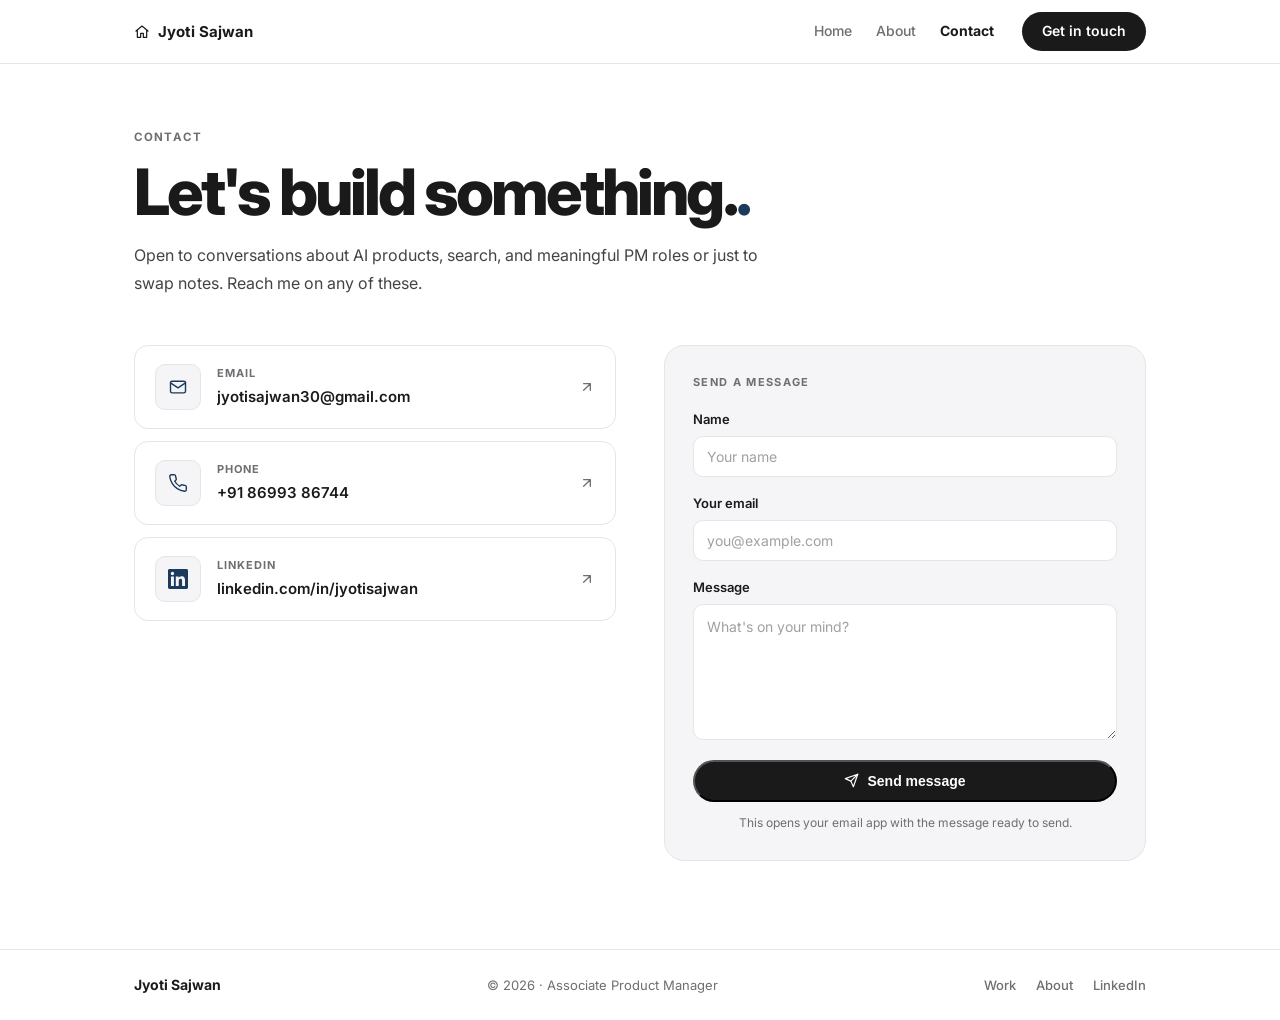
<file: contact.html>
<!DOCTYPE html>
<html lang="en">
<head>
  <meta charset="UTF-8" />
  <meta name="viewport" content="width=device-width, initial-scale=1.0" />
  <title>Contact | Jyoti Sajwan</title>
  <meta name="description" content="Get in touch with Jyoti Sajwan, Associate Product Manager. Email, phone, and LinkedIn." />
  <link rel="preconnect" href="https://fonts.googleapis.com" />
  <link rel="preconnect" href="https://fonts.gstatic.com" crossorigin />
  <link href="https://fonts.googleapis.com/css2?family=Inter:ital,wght@0,300;0,400;0,500;0,600;0,700;0,800;0,900;1,400&family=Lora:ital,wght@1,400;1,500;1,600&display=swap" rel="stylesheet" />
  <link rel="stylesheet" href="style.css" />
</head>
<body>
  <script src="assets/svg-sprite.js"></script>

  <!-- NAV -->
  <nav class="nav" id="nav">
    <div class="nav-inner">
      <a href="index.html" class="nav-logo">
        <svg width="16" height="16" fill="none" stroke="currentColor" stroke-width="1.8" stroke-linecap="round" stroke-linejoin="round"><use href="#icon-1e23f2d197a8" /></svg>
        Jyoti Sajwan
      </a>
      <div class="nav-links">
        <div class="nav-desktop-links">
          <a href="index.html" class="nav-link">Home</a>
          <a href="about.html" class="nav-link">About</a>
          <a href="contact.html" class="nav-link" style="color:var(--black);font-weight:700">Contact</a>
        </div>
        <a href="contact.html" class="nav-cta">Get in touch</a>
      </div>
      <button class="hamburger" id="hamburger" aria-label="Menu">
        <span></span><span></span><span></span>
      </button>
    </div>
    <div class="mobile-nav" id="mobileNav">
      <a href="index.html"   class="mob-link" onclick="closeNav()">Home</a>
      <a href="about.html"   class="mob-link" onclick="closeNav()">About</a>
      <a href="contact.html" class="mob-link" onclick="closeNav()">Contact</a>
      <a href="contact.html" class="mob-link mob-cta" onclick="closeNav()">Get in touch</a>
    </div>
  </nav>

  <main>

    <!-- ══════════════════════════════════
         CONTACT
    ════════════════════════════════════ -->
    <section class="contact-section">
      <div class="container">

        <div class="contact-head">
          <p class="eyebrow">Contact</p>
          <h1 class="contact-title">Let's build something.<span class="dot">.</span></h1>
          <p class="contact-sub">
            Open to conversations about AI products, search, and meaningful PM roles 
            or just to swap notes. Reach me on any of these.
          </p>
        </div>

        <div class="contact-layout">

          <!-- Contact cards -->
          <div class="contact-cards">

            <!-- Email -->
            <a href="mailto:jyotisajwan30@gmail.com" class="contact-card">
              <span class="cc-icon">
                <svg width="20" height="20" fill="none" stroke="currentColor" stroke-width="1.7" stroke-linecap="round" stroke-linejoin="round"><use href="#icon-842c380033fa" /></svg>
              </span>
              <span class="cc-text">
                <span class="cc-label">Email</span>
                <span class="cc-value">jyotisajwan30@gmail.com</span>
              </span>
              <svg class="cc-arrow" width="16" height="16" fill="none" stroke="currentColor" stroke-width="2" stroke-linecap="round" stroke-linejoin="round"><use href="#icon-098c7f1556f0" /></svg>
            </a>

            <!-- Phone -->
            <a href="tel:+918699386744" class="contact-card">
              <span class="cc-icon">
                <svg width="20" height="20" fill="none" stroke="currentColor" stroke-width="1.7" stroke-linecap="round" stroke-linejoin="round"><use href="#icon-f86a80f3b660" /></svg>
              </span>
              <span class="cc-text">
                <span class="cc-label">Phone</span>
                <span class="cc-value">+91 86993 86744</span>
              </span>
              <svg class="cc-arrow" width="16" height="16" fill="none" stroke="currentColor" stroke-width="2" stroke-linecap="round" stroke-linejoin="round"><use href="#icon-098c7f1556f0" /></svg>
            </a>

            <!-- LinkedIn -->
            <a href="https://linkedin.com/in/jyotisajwan" target="_blank" rel="noopener noreferrer" class="contact-card">
              <span class="cc-icon">
                <svg width="20" height="20" fill="currentColor"><use href="#icon-87a5739f1080" /></svg>
              </span>
              <span class="cc-text">
                <span class="cc-label">LinkedIn</span>
                <span class="cc-value">linkedin.com/in/jyotisajwan</span>
              </span>
              <svg class="cc-arrow" width="16" height="16" fill="none" stroke="currentColor" stroke-width="2" stroke-linecap="round" stroke-linejoin="round"><use href="#icon-098c7f1556f0" /></svg>
            </a>

            <!-- GitHub, placeholder, add link later.
                 When ready, set href and uncomment to show it.
            <a href="https://github.com/YOUR-USERNAME" target="_blank" rel="noopener noreferrer" class="contact-card">
              <span class="cc-icon">
                <svg width="20" height="20" fill="currentColor"><use href="#icon-0c40d63ceae4" /></svg>
              </span>
              <span class="cc-text">
                <span class="cc-label">GitHub</span>
                <span class="cc-value">github.com/YOUR-USERNAME</span>
              </span>
              <svg class="cc-arrow" width="16" height="16" fill="none" stroke="currentColor" stroke-width="2" stroke-linecap="round" stroke-linejoin="round"><use href="#icon-098c7f1556f0" /></svg>
            </a>
            -->

          </div>

          <!-- Message form (opens the visitor's email app, pre-filled) -->
          <form class="contact-form" id="contactForm" onsubmit="return sendMessage(event)">
            <p class="form-label">Send a message</p>

            <div class="field">
              <label for="cf-name">Name</label>
              <input type="text" id="cf-name" name="name" placeholder="Your name" required />
            </div>

            <div class="field">
              <label for="cf-email">Your email</label>
              <input type="email" id="cf-email" name="email" placeholder="you@example.com" required />
            </div>

            <div class="field">
              <label for="cf-message">Message</label>
              <textarea id="cf-message" name="message" rows="5" placeholder="What's on your mind?" required></textarea>
            </div>

            <button type="submit" class="btn-primary form-submit">
              <svg width="15" height="15" fill="none" stroke="currentColor" stroke-width="1.9" stroke-linecap="round" stroke-linejoin="round"><use href="#icon-a8f3ef72290c" /></svg>
              Send message
            </button>
            <p class="form-note" id="formNote">This opens your email app with the message ready to send.</p>
          </form>

        </div>
      </div>
    </section>

  </main>

  <footer class="footer">
    <div class="container footer-row">
      <span class="footer-name">Jyoti Sajwan</span>
      <span class="footer-copy">&copy; 2026 · Associate Product Manager</span>
      <div class="footer-links">
        <a href="index.html" class="footer-link">Work</a>
        <a href="about.html" class="footer-link">About</a>
        <a href="https://linkedin.com/in/jyotisajwan" target="_blank" rel="noopener" class="footer-link">LinkedIn</a>
      </div>
    </div>
  </footer>

  <script src="main.js"></script>
  <script>
    // Build a mailto link from the form and open the visitor's email client.
    function sendMessage(e) {
      e.preventDefault();
      var name = document.getElementById('cf-name').value.trim();
      var email = document.getElementById('cf-email').value.trim();
      var message = document.getElementById('cf-message').value.trim();
      var subject = encodeURIComponent('Portfolio message from ' + (name || 'someone'));
      var body = encodeURIComponent(
        message + '\n\n---\n' + name + (email ? ' (' + email + ')' : '')
      );
      window.location.href = 'mailto:jyotisajwan30@gmail.com?subject=' + subject + '&body=' + body;
      var note = document.getElementById('formNote');
      if (note) note.textContent = 'Opening your email app… if nothing happens, email jyotisajwan30@gmail.com directly.';
      return false;
    }
  </script>
</body>
</html>
</file>
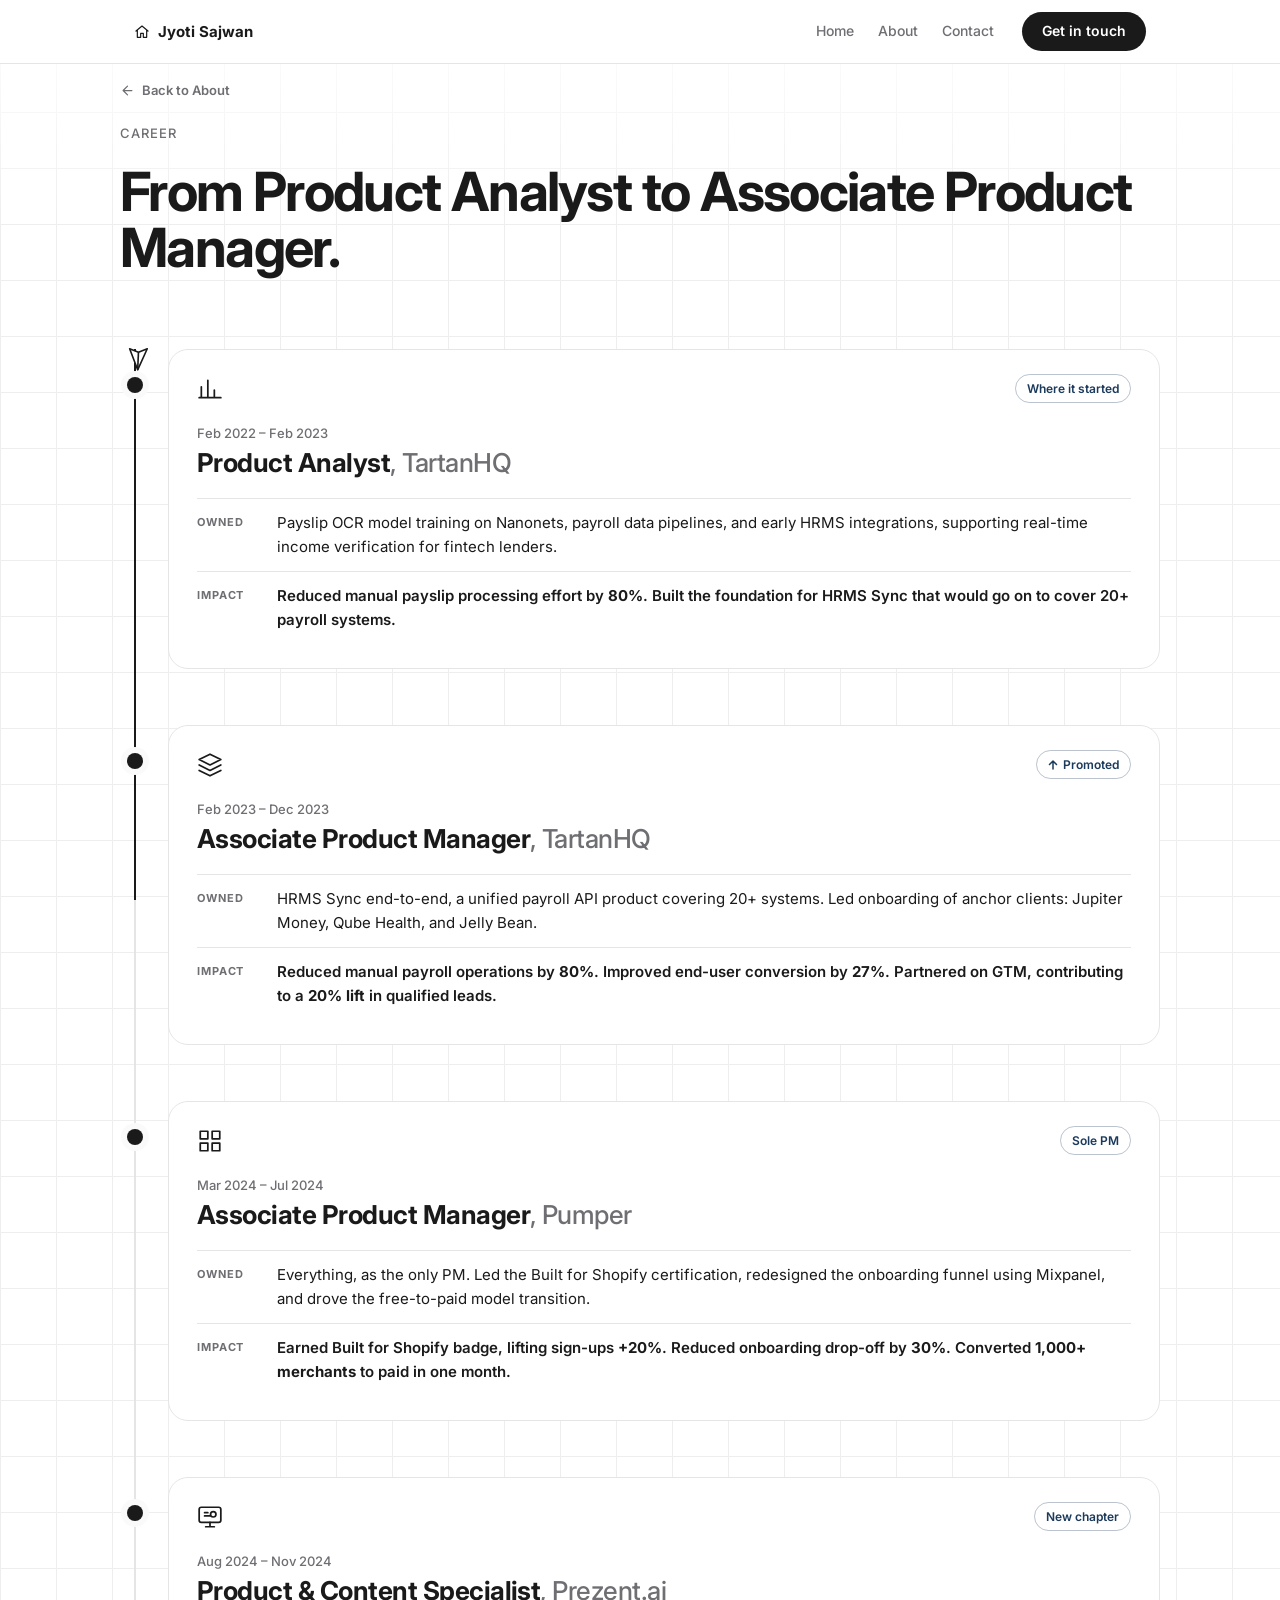
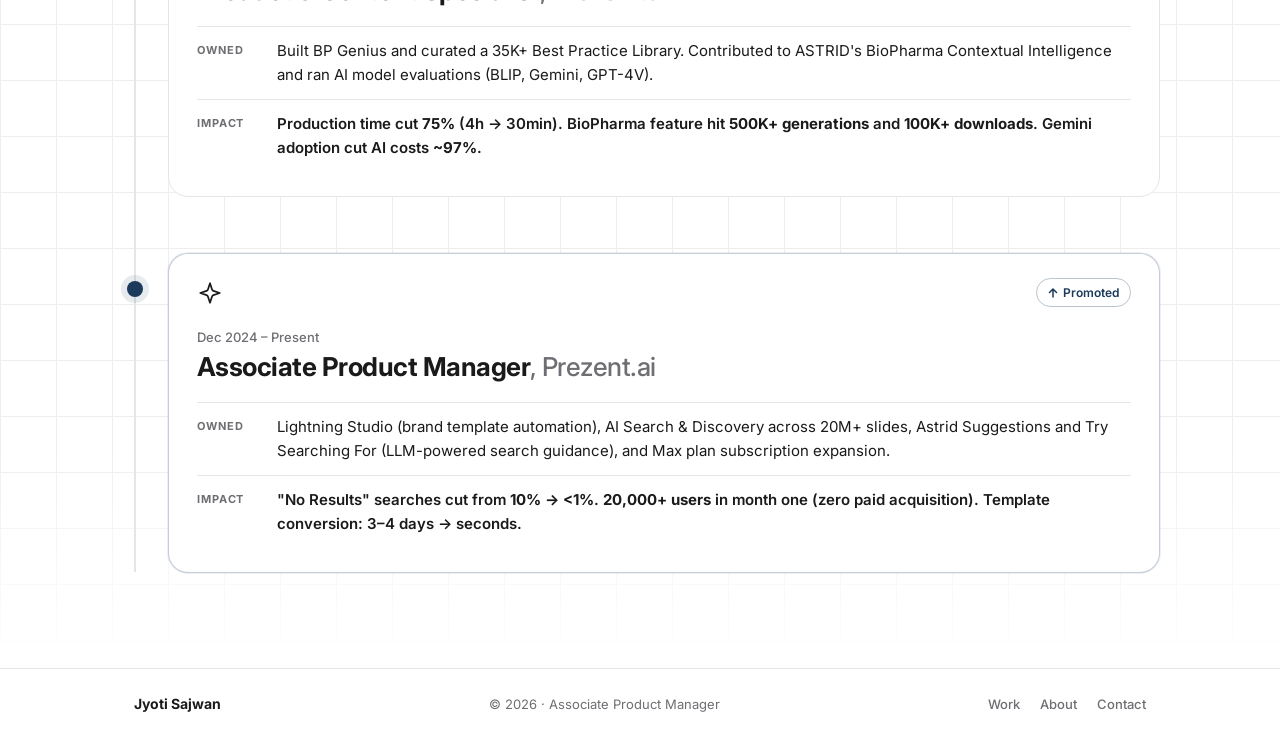
<file: journey.html>
<!DOCTYPE html>
<html lang="en">
<head>
  <meta charset="UTF-8" />
  <meta name="viewport" content="width=device-width, initial-scale=1.0" />
  <title>My Journey | Jyoti Sajwan</title>
  <meta name="description" content="Jyoti Sajwan's career journey, from Product Analyst to Associate Product Manager across TartanHQ, Pumper and Prezent.ai." />
  <link rel="preconnect" href="https://fonts.googleapis.com" />
  <link rel="preconnect" href="https://fonts.gstatic.com" crossorigin />
  <link href="https://fonts.googleapis.com/css2?family=Inter:ital,wght@0,300;0,400;0,500;0,600;0,700;0,800;0,900;1,400&family=Lora:ital,wght@1,400;1,500;1,600&display=swap" rel="stylesheet" />
  <link rel="stylesheet" href="style.css" />
  <link rel="stylesheet" href="about2.css" />
</head>
<body>
  <script src="assets/svg-sprite.js"></script>

  <!-- NAV -->
  <nav class="nav" id="nav">
    <div class="nav-inner">
      <a href="index.html" class="nav-logo">
        <svg width="16" height="16" fill="none" stroke="currentColor" stroke-width="1.8" stroke-linecap="round" stroke-linejoin="round"><use href="#icon-1e23f2d197a8" /></svg>
        Jyoti Sajwan
      </a>
      <div class="nav-links">
        <div class="nav-desktop-links">
          <a href="index.html" class="nav-link">Home</a>
          <a href="about.html" class="nav-link">About</a>
          <a href="contact.html" class="nav-link">Contact</a>
        </div>
        <a href="contact.html" class="nav-cta">Get in touch</a>
      </div>
      <button class="hamburger" id="hamburger" aria-label="Menu">
        <span></span><span></span><span></span>
      </button>
    </div>
    <div class="mobile-nav" id="mobileNav">
      <a href="index.html"   class="mob-link" onclick="closeNav()">Home</a>
      <a href="about.html"   class="mob-link" onclick="closeNav()">About</a>
      <a href="contact.html" class="mob-link" onclick="closeNav()">Contact</a>
      <a href="contact.html" class="mob-link mob-cta" onclick="closeNav()">Get in touch</a>
    </div>
  </nav>

  <main class="pt-16">
    <section class="journey-section" id="journey">
      <div class="grid-bg" aria-hidden="true"></div>
      <div class="journey-inner">

        <a href="about.html" class="books-back">
          <svg width="15" height="15" fill="none" stroke="currentColor" stroke-width="2" stroke-linecap="round" stroke-linejoin="round"><use href="#icon-888b43de9959" /></svg>
          Back to About
        </a>

        <p class="journey-eyebrow">Career</p>
        <h1 class="journey-headline">From Product Analyst to Associate Product Manager.</h1>

        <ol class="timeline tl-flat" id="timeline">

          <div class="tl-line" aria-hidden="true"><div class="tl-line-fill" id="tlLineFill"></div></div>
          <div class="tl-plane" aria-hidden="true">
            <svg width="26" height="26" fill="none"><use href="#icon-cdb30814ee4a" /></svg>
          </div>

          <li class="tl-item">
            <span class="tl-dot" aria-hidden="true"></span>
            <article class="tl-card">
              <div class="tl-card-top">
                <svg width="26" height="26" fill="none" stroke="#1a1a1a" stroke-width="1.6" stroke-linecap="round" stroke-linejoin="round"><use href="#icon-fb497e884189" /></svg>
                <span class="tl-badge">Where it started</span>
              </div>
              <p class="tl-date">Feb 2022 – Feb 2023</p>
              <h3 class="tl-role">Product Analyst<span class="tl-company">, TartanHQ</span></h3>
              <dl class="tl-dl">
                <div class="tl-dl-row">
                  <dt>Owned</dt>
                  <dd>Payslip OCR model training on Nanonets, payroll data pipelines, and early HRMS integrations, supporting real-time income verification for fintech lenders.</dd>
                </div>
                <div class="tl-dl-row tl-dl-last">
                  <dt>Impact</dt>
                  <dd class="tl-impact">Reduced manual payslip processing effort by <strong>80%</strong>. Built the foundation for HRMS Sync that would go on to cover 20+ payroll systems.</dd>
                </div>
              </dl>
            </article>
          </li>

          <li class="tl-item">
            <span class="tl-dot" aria-hidden="true"></span>
            <article class="tl-card">
              <div class="tl-card-top">
                <svg width="26" height="26" fill="none" stroke="#1a1a1a" stroke-width="1.6" stroke-linecap="round" stroke-linejoin="round"><use href="#icon-c84482b858cc" /></svg>
                <span class="tl-badge tl-badge-promoted">
                  <svg width="10" height="10" fill="none"><use href="#icon-0c813a1bfc0e" /></svg>
                  Promoted
                </span>
              </div>
              <p class="tl-date">Feb 2023 – Dec 2023</p>
              <h3 class="tl-role">Associate Product Manager<span class="tl-company">, TartanHQ</span></h3>
              <dl class="tl-dl">
                <div class="tl-dl-row">
                  <dt>Owned</dt>
                  <dd>HRMS Sync end-to-end, a unified payroll API product covering 20+ systems. Led onboarding of anchor clients: Jupiter Money, Qube Health, and Jelly Bean.</dd>
                </div>
                <div class="tl-dl-row tl-dl-last">
                  <dt>Impact</dt>
                  <dd class="tl-impact">Reduced manual payroll operations by <strong>80%</strong>. Improved end-user conversion by <strong>27%</strong>. Partnered on GTM, contributing to a <strong>20% lift</strong> in qualified leads.</dd>
                </div>
              </dl>
            </article>
          </li>

          <li class="tl-item">
            <span class="tl-dot" aria-hidden="true"></span>
            <article class="tl-card">
              <div class="tl-card-top">
                <svg width="26" height="26" fill="none" stroke="#1a1a1a" stroke-width="1.6" stroke-linecap="round" stroke-linejoin="round"><use href="#icon-e72e1be64fe7" /></svg>
                <span class="tl-badge">Sole PM</span>
              </div>
              <p class="tl-date">Mar 2024 – Jul 2024</p>
              <h3 class="tl-role">Associate Product Manager<span class="tl-company">, Pumper</span></h3>
              <dl class="tl-dl">
                <div class="tl-dl-row">
                  <dt>Owned</dt>
                  <dd>Everything, as the only PM. Led the Built for Shopify certification, redesigned the onboarding funnel using Mixpanel, and drove the free-to-paid model transition.</dd>
                </div>
                <div class="tl-dl-row tl-dl-last">
                  <dt>Impact</dt>
                  <dd class="tl-impact">Earned Built for Shopify badge, lifting sign-ups <strong>+20%</strong>. Reduced onboarding drop-off by <strong>30%</strong>. Converted <strong>1,000+ merchants</strong> to paid in one month.</dd>
                </div>
              </dl>
            </article>
          </li>

          <li class="tl-item">
            <span class="tl-dot" aria-hidden="true"></span>
            <article class="tl-card">
              <div class="tl-card-top">
                <svg width="26" height="26" fill="none" stroke="#1a1a1a" stroke-width="1.6" stroke-linecap="round" stroke-linejoin="round"><use href="#icon-d88b6a079451" /></svg>
                <span class="tl-badge">New chapter</span>
              </div>
              <p class="tl-date">Aug 2024 – Nov 2024</p>
              <h3 class="tl-role">Product &amp; Content Specialist<span class="tl-company">, Prezent.ai</span></h3>
              <dl class="tl-dl">
                <div class="tl-dl-row">
                  <dt>Owned</dt>
                  <dd>Built BP Genius and curated a 35K+ Best Practice Library. Contributed to ASTRID's BioPharma Contextual Intelligence and ran AI model evaluations (BLIP, Gemini, GPT-4V).</dd>
                </div>
                <div class="tl-dl-row tl-dl-last">
                  <dt>Impact</dt>
                  <dd class="tl-impact">Production time cut <strong>75%</strong> (4h → 30min). BioPharma feature hit <strong>500K+ generations</strong> and <strong>100K+ downloads</strong>. Gemini adoption cut AI costs <strong>~97%</strong>.</dd>
                </div>
              </dl>
            </article>
          </li>

          <li class="tl-item">
            <span class="tl-dot tl-dot-active" aria-hidden="true"></span>
            <article class="tl-card tl-card-current">
              <div class="tl-card-top">
                <svg width="26" height="26" fill="none" stroke="#1a1a1a" stroke-width="1.6" stroke-linecap="round" stroke-linejoin="round"><use href="#icon-0a05765b26db" /></svg>
                <span class="tl-badge tl-badge-promoted">
                  <svg width="10" height="10" fill="none"><use href="#icon-0c813a1bfc0e" /></svg>
                  Promoted
                </span>
              </div>
              <p class="tl-date">Dec 2024 – Present</p>
              <h3 class="tl-role">Associate Product Manager<span class="tl-company">, Prezent.ai</span></h3>
              <dl class="tl-dl">
                <div class="tl-dl-row">
                  <dt>Owned</dt>
                  <dd>Lightning Studio (brand template automation), AI Search &amp; Discovery across 20M+ slides, Astrid Suggestions and Try Searching For (LLM-powered search guidance), and Max plan subscription expansion.</dd>
                </div>
                <div class="tl-dl-row tl-dl-last">
                  <dt>Impact</dt>
                  <dd class="tl-impact">"No Results" searches cut from <strong>10% → &lt;1%</strong>. <strong>20,000+ users</strong> in month one (zero paid acquisition). Template conversion: 3–4 days → seconds.</dd>
                </div>
              </dl>
            </article>
          </li>

        </ol>
      </div>
    </section>
  </main>

  <footer class="footer">
    <div class="container footer-row">
      <span class="footer-name">Jyoti Sajwan</span>
      <span class="footer-copy">&copy; 2026 · Associate Product Manager</span>
      <div class="footer-links">
        <a href="index.html" class="footer-link">Work</a>
        <a href="about.html" class="footer-link">About</a>
        <a href="contact.html" class="footer-link">Contact</a>
      </div>
    </div>
  </footer>

  <script src="main.js"></script>
  <script src="about2.js"></script>
</body>
</html>
</file>
<file: style.css>
/* =========================================
   Jyoti Sajwan Portfolio, style.css (v2)
   Single-page unified design
   ========================================= */

*, *::before, *::after { box-sizing: border-box; margin: 0; padding: 0; }

:root {
  --black:   #1a1a1a;
  --white:   #ffffff;
  --off:     #f5f5f7;
  --border:  #e5e5e5;
  --muted:   #6e6e73;
  --accent:  #1B3A5C;
  --prezent: #4f46e5;
  --pumper:  #059669;
  --tartan:  #d97706;
  --r-lg: 20px;
  --r-md: 14px;
  --r-sm: 10px;
  --ease: 150ms ease;
  --spring: 0.5s cubic-bezier(0.34,1.56,0.64,1);
}

html { scroll-behavior: smooth; -webkit-font-smoothing: antialiased; }

body {
  font-family: 'Inter', -apple-system, BlinkMacSystemFont, sans-serif;
  background: var(--white);
  color: var(--black);
  line-height: 1.6;
  overflow-x: hidden;
}

.container { max-width: 1060px; margin: 0 auto; padding: 0 24px; }

/* ── FADE UP ── */
@keyframes fadeUp {
  from { opacity: 0; transform: translateY(22px); }
  to   { opacity: 1; transform: translateY(0); }
}
.fade-up {
  opacity: 0;
  animation: fadeUp 0.6s ease forwards;
  animation-play-state: paused;
}
.fade-up.visible { animation-play-state: running; }

/* ══════════════════════════════
   NAV
══════════════════════════════ */
.nav {
  position: fixed; top: 0; left: 0; right: 0; z-index: 200;
  height: 64px;
  background: rgba(255,255,255,0.90);
  backdrop-filter: blur(14px);
  -webkit-backdrop-filter: blur(14px);
  border-bottom: 1px solid var(--border);
  transition: box-shadow var(--ease);
}
.nav.scrolled { box-shadow: 0 1px 12px rgba(0,0,0,.07); }
.nav-inner {
  max-width: 1060px; margin: 0 auto; height: 100%;
  padding: 0 24px;
  display: flex; align-items: center; justify-content: space-between;
}
.nav-logo {
  display: flex; align-items: center; gap: 8px;
  font-size: 15px; font-weight: 700; color: var(--black);
  text-decoration: none;
  transition: color var(--ease);
}
.nav-logo:hover { color: var(--accent); }
.nav-links { display: flex; align-items: center; gap: 28px; }
.nav-desktop-links { display: flex; align-items: center; gap: 24px; }
.nav-link {
  font-size: 14px; font-weight: 500; color: var(--muted);
  text-decoration: none; transition: color var(--ease);
}
.nav-link:hover { color: var(--black); }
.nav-cta {
  font-size: 14px; font-weight: 600;
  color: var(--white); background: var(--black);
  padding: 8px 20px; border-radius: 100px;
  text-decoration: none;
  transition: background var(--ease), transform 100ms;
}
.nav-cta:hover { background: var(--accent); transform: translateY(-1px); }
.hamburger {
  display: none; flex-direction: column; justify-content: center;
  align-items: center; gap: 5px;
  width: 44px; height: 44px;
  border: none; background: none; cursor: pointer;
}
.hamburger span { display: block; width: 18px; height: 1.5px; background: var(--black); transition: all 200ms; }
.mobile-nav {
  display: none; flex-direction: column;
  padding: 10px 24px 18px;
  border-top: 1px solid var(--border);
  background: var(--white);
}
.mobile-nav.open { display: flex; }
.mob-link {
  font-size: 15px; font-weight: 500; color: var(--black);
  text-decoration: none;
  padding: 10px 0; border-bottom: 1px solid var(--border);
  transition: color var(--ease);
}
.mob-link:last-child { border-bottom: none; }
.mob-link:hover { color: var(--accent); }
.mob-cta { font-weight: 700; color: var(--accent); margin-top: 6px; border-bottom: none; }

/* ══════════════════════════════
   BUTTONS
══════════════════════════════ */
.btn-primary {
  display: inline-flex; align-items: center; gap: 8px;
  padding: 11px 22px;
  background: var(--black); color: var(--white);
  font-size: 14px; font-weight: 600;
  border-radius: 100px; text-decoration: none;
  transition: background var(--ease), transform 100ms, box-shadow var(--ease);
}
.btn-primary:hover { background: var(--accent); transform: translateY(-1px); box-shadow: 0 4px 14px rgba(27,58,92,.28); }
.btn-ghost {
  display: inline-flex; align-items: center; gap: 8px;
  padding: 10px 20px;
  background: transparent; color: var(--black);
  font-size: 14px; font-weight: 600;
  border-radius: 100px; border: 1.5px solid var(--border);
  text-decoration: none;
  transition: border-color var(--ease), color var(--ease), transform 100ms;
}
.btn-ghost:hover { border-color: var(--black); color: var(--accent); transform: translateY(-1px); }
.btn-white { background: var(--white); color: var(--black); }
.btn-white:hover { background: var(--off); box-shadow: 0 4px 14px rgba(255,255,255,.18); }
.btn-ghost-inv { border-color: rgba(255,255,255,.25); color: var(--white); }
.btn-ghost-inv:hover { border-color: rgba(255,255,255,.7); color: var(--white); }

/* ══════════════════════════════
   HERO / ABOUT
══════════════════════════════ */
.hero {
  padding: 100px 0 48px;
  min-height: 100vh;
  display: flex; flex-direction: column; justify-content: center;
}
/* Work-focused homepage hero, compact, no full-height centering */
.hero-work {
  min-height: auto;
  padding: 118px 0 36px;
  justify-content: flex-start;
}
.hero-work-head { max-width: 680px; margin-bottom: 44px; }
.hero-work .impact-strip { margin-top: 4px; }
.hero-grid {
  display: grid;
  grid-template-columns: 1fr 360px;
  gap: 64px;
  align-items: center;
  margin-bottom: 44px;
}
.eyebrow {
  font-size: 11.5px; font-weight: 700; letter-spacing: .1em;
  text-transform: uppercase; color: var(--muted); margin-bottom: 14px;
}
.hero-name {
  font-size: clamp(44px, 6.5vw, 84px);
  font-weight: 800; letter-spacing: -.045em; line-height: .95;
  color: var(--black); margin-bottom: 18px;
}
.hero-name .dot { color: var(--accent); }
.hero-rule { height: 2px; background: var(--black); margin-bottom: 20px; }
.hero-lead {
  font-size: 20px; font-weight: 500; color: var(--black);
  line-height: 1.4; letter-spacing: -.01em; margin-bottom: 14px;
}
.hero-lead em {
  font-style: italic;
  font-family: 'Lora', Georgia, serif;
  font-weight: 500; color: var(--accent);
}
.hero-bio {
  font-size: 15px; color: #444; line-height: 1.75;
  max-width: 540px; margin-bottom: 24px;
}
.hero-bio strong { color: var(--black); font-weight: 700; }
.tag-row { display: flex; flex-wrap: wrap; gap: 8px; margin-bottom: 28px; }
.p-tag {
  font-size: 12.5px; font-weight: 500;
  color: var(--black); background: var(--off);
  border: 1px solid var(--border);
  padding: 5px 13px; border-radius: 100px;
  transition: background var(--ease), border-color var(--ease), transform 120ms;
  cursor: default;
}
.p-tag:hover { background: var(--black); color: var(--white); border-color: var(--black); transform: translateY(-2px); }
.hero-ctas { display: flex; gap: 12px; flex-wrap: wrap; }

/* ── PHOTO STACK ── */
.photo-stack-wrap {
  display: flex; flex-direction: column; align-items: center; gap: 16px;
  user-select: none;
}
.photo-stack {
  position: relative; width: 300px; height: 340px; cursor: pointer;
  outline: none;
}
.photo-card {
  position: absolute; inset: 0;
  background: var(--white);
  border: 1px solid var(--border);
  border-radius: 20px;
  box-shadow: 0 6px 24px rgba(0,0,0,.09), 0 2px 6px rgba(0,0,0,.05);
  display: flex; flex-direction: column;
  overflow: hidden;
  transition: transform .5s cubic-bezier(.34,1.56,.64,1), opacity .4s ease, box-shadow .3s ease;
}
/* Stacked positions */
.pc-1 { transform: rotate(-6deg) translateY(10px); z-index: 1; opacity: .45; }
.pc-2 { transform: rotate(-3deg) translateY(5px);  z-index: 2; opacity: .6;  }
.pc-3 { transform: rotate(2deg)  translateY(3px);  z-index: 3; opacity: .75; }
.pc-4 { transform: rotate(5deg)  translateY(0px);  z-index: 4; opacity: .85; }
.photo-card.active {
  transform: rotate(0deg) translateY(0) scale(1.02);
  z-index: 10; opacity: 1;
  box-shadow: 0 20px 56px rgba(0,0,0,.16), 0 4px 14px rgba(0,0,0,.07);
}
.photo-stack:hover .photo-card.active { transform: rotate(0deg) translateY(-6px) scale(1.03); }
.photo-img-wrap {
  flex: 1; overflow: hidden; position: relative;
  border-radius: 18px 18px 0 0;
}
.photo-img-wrap img {
  width: 100%; height: 100%; object-fit: cover; display: block;
  transition: transform .4s ease;
}
.photo-stack:hover .photo-card.active .photo-img-wrap img { transform: scale(1.04); }
.photo-fallback {
  width: 100%; height: 100%;
  display: flex; flex-direction: column; align-items: center; justify-content: center;
  gap: 10px; background: var(--off);
}
.photo-fallback span { font-size: 52px; line-height: 1; }
.photo-fallback p { font-size: 13px; font-weight: 500; color: var(--muted); }
.photo-cap {
  font-size: 11.5px; font-weight: 600; color: var(--muted);
  text-align: center; padding: 9px 14px; background: var(--white);
}
.stack-hint {
  display: flex; align-items: center; gap: 7px;
  font-size: 11.5px; font-weight: 500; color: var(--muted); letter-spacing: .03em;
}
.hint-dot {
  width: 7px; height: 7px; border-radius: 50%; background: var(--accent);
  animation: blink 2s ease-in-out infinite;
}
@keyframes blink {
  0%,100% { opacity: 1; transform: scale(1); }
  50%      { opacity: .3; transform: scale(.65); }
}

/* ── IMPACT STRIP ── */
.impact-strip {
  display: flex; align-items: center;
  padding: 28px 0;
  border-top: 1px solid var(--border);
  border-bottom: 1px solid var(--border);
  overflow-x: auto; -webkit-overflow-scrolling: touch;
}
.impact-item {
  display: flex; flex-direction: column; gap: 4px;
  flex: 1; min-width: 120px; padding: 0 20px;
}
.impact-item:first-child { padding-left: 0; }
.impact-item:last-child  { padding-right: 0; }
.imp-num {
  font-size: 24px; font-weight: 800;
  letter-spacing: -.03em; color: var(--black); line-height: 1;
}
.imp-lbl { font-size: 11.5px; font-weight: 500; color: var(--muted); line-height: 1.4; }
.impact-div { width: 1px; height: 40px; background: var(--border); flex-shrink: 0; }

/* ══════════════════════════════
   WORK SECTION LABEL
══════════════════════════════ */
.section-label {
  font-size: 11px; font-weight: 700; letter-spacing: .12em;
  text-transform: uppercase; color: var(--muted); margin-bottom: 24px;
}
.work-section { padding: 72px 0 0; }

/* ── EXPERIENCE CARDS ROW ── */
.exp-cards-row {
  display: grid; grid-template-columns: repeat(3,1fr); gap: 16px;
  margin-bottom: 0;
}
.exp-col {
  background: var(--white);
  border: 1px solid var(--border);
  border-radius: var(--r-lg);
  overflow: hidden;
  transition: border-color var(--ease), box-shadow 200ms;
}
.exp-col:hover { border-color: #c0c0c5; box-shadow: 0 4px 18px rgba(0,0,0,.07); }

.exp-card-head {
  display: flex; align-items: flex-start; gap: 14px;
  padding: 20px 20px 16px;
  border-bottom: 1px solid var(--border);
}
.prezent-head { background: #eef2ff; }
.pumper-head  { background: #ecfdf5; }
.tartan-head  { background: #fffbeb; }

.exp-card-icon {
  width: 42px; height: 42px; border-radius: var(--r-sm);
  display: flex; align-items: center; justify-content: center;
  flex-shrink: 0; border: 1px solid rgba(0,0,0,.07);
}
.prezent-icon { background: #fff; color: var(--prezent); }
.pumper-icon  { background: #fff; color: var(--pumper); }
.tartan-icon  { background: #fff; color: var(--tartan);  }

/* Company logo (links to the company site; the adjacent name link carries the accessible label) */
.company-logo-link { overflow: hidden; text-decoration: none; transition: transform var(--ease), box-shadow var(--ease); }
.company-logo-link:hover { transform: translateY(-1px); box-shadow: 0 4px 12px rgba(0,0,0,.12); }
.company-logo { display: block; width: 100%; height: 100%; object-fit: contain; }

.exp-card-type {
  font-size: 10px; font-weight: 700; letter-spacing: .1em;
  text-transform: uppercase; color: var(--muted); margin-bottom: 3px;
}
.exp-card-company {
  font-size: 17px; font-weight: 800; letter-spacing: -.02em;
  color: var(--black); line-height: 1.1; margin-bottom: 3px;
}
.exp-card-sub { font-size: 12.5px; color: var(--muted); line-height: 1.4; }

/* ── LINKS LIST ── */
.exp-links-list {
  list-style: none;
  padding: 6px 0 8px;
}
.exp-links-list li {
  border-bottom: 1px solid #f0f0f2;
}
.exp-links-list li:last-child { border-bottom: none; }

.exp-link-btn {
  width: 100%;
  display: flex; align-items: center; justify-content: space-between; gap: 10px;
  padding: 11px 20px;
  background: none; border: none; cursor: pointer;
  font-size: 13.5px; font-weight: 500; color: var(--black);
  text-align: left;
  transition: color var(--ease), background var(--ease);
}
.exp-link-btn:hover { color: var(--accent); background: rgba(27,58,92,.04); }
.exp-link-btn svg { flex-shrink: 0; color: var(--muted); transition: transform var(--ease), color var(--ease); }
.exp-link-btn:hover svg { transform: translateX(3px); color: var(--accent); }
.exp-link-btn.active { color: var(--accent); font-weight: 600; }
.exp-link-btn.active svg { transform: translateX(3px) rotate(90deg); color: var(--accent); }

/* ══════════════════════════════
   DETAIL PANELS (inline expand)
══════════════════════════════ */
.detail-panel {
  display: none;
  width: 100%; max-width: 100%; box-sizing: border-box;
  background: var(--white);
  border: 1.5px solid var(--border);
  border-radius: var(--r-lg);
  margin-top: 16px;
  overflow: hidden;
  animation: panelIn .35s cubic-bezier(.25,.46,.45,.94) forwards;
}
.detail-panel.open { display: block; }

@keyframes panelIn {
  from { opacity: 0; transform: translateY(12px); }
  to   { opacity: 1; transform: translateY(0); }
}

.panel-close {
  display: flex; align-items: center; gap: 7px;
  padding: 14px 24px;
  background: var(--off); border: none; border-bottom: 1px solid var(--border);
  width: 100%; text-align: left; cursor: pointer;
  font-size: 13px; font-weight: 600; color: var(--muted);
  transition: color var(--ease), background var(--ease);
}
.panel-close:hover { color: var(--black); background: #ebebed; }

.panel-inner { padding: 32px; width: 100%; max-width: none; margin: 0 auto; box-sizing: border-box; }

.panel-meta {
  display: flex; align-items: center; flex-wrap: wrap; gap: 6px;
  margin-bottom: 16px;
}
.panel-company { font-size: 12px; font-weight: 700; letter-spacing: .04em; }
.prezent-text { color: var(--prezent); }
.pumper-text  { color: var(--pumper); }
.tartan-text  { color: var(--tartan); }
.panel-dot  { color: var(--border); font-size: 14px; }
.panel-role { font-size: 12px; font-weight: 500; color: var(--muted); }
.panel-date { font-size: 12px; font-weight: 500; color: var(--muted); }

.panel-title {
  font-size: clamp(24px, 3.5vw, 36px);
  font-weight: 800; letter-spacing: -.04em; color: var(--black);
  margin-bottom: 8px; line-height: 1.1;
}
.panel-subtitle {
  font-size: 15px; color: var(--muted); margin-bottom: 28px; line-height: 1.5;
}

/* Stats row inside panel */
.panel-stats {
  display: flex; gap: 0;
  border: 1px solid var(--border); border-radius: var(--r-md);
  overflow: hidden; margin-bottom: 32px;
}
.pstat {
  flex: 1; padding: 16px 20px;
  display: flex; flex-direction: column; gap: 4px;
  border-right: 1px solid var(--border); background: var(--off);
}
.pstat:last-child { border-right: none; }
.pstat-num {
  font-size: 20px; font-weight: 800; letter-spacing: -.03em;
  color: var(--black); line-height: 1;
}
.pstat-lbl { font-size: 11px; font-weight: 500; color: var(--muted); }

/* Panel body text */
.panel-body { display: flex; flex-direction: column; gap: 24px; }
.panel-block h4 {
  font-size: 11px; font-weight: 700; letter-spacing: .1em;
  text-transform: uppercase; color: var(--muted); margin-bottom: 10px;
}
.panel-block p { font-size: 14.5px; color: #3a3a3a; line-height: 1.75; }
.panel-block ul {
  list-style: none; display: flex; flex-direction: column; gap: 9px;
}
.panel-block ul li {
  font-size: 14.5px; color: #3a3a3a; line-height: 1.65;
  padding-left: 16px; position: relative;
}
.panel-block ul li::before {
  content: ''; position: absolute; left: 0; top: 10px;
  width: 5px; height: 5px; border-radius: 50%; background: var(--muted);
}
.panel-block strong { color: var(--black); font-weight: 700; }

/* ══════════════════════════════
   SKILLS
══════════════════════════════ */
.skills-section {
  padding: 72px 0;
  background: var(--off);
  border-top: 1px solid var(--border);
  border-bottom: 1px solid var(--border);
  margin-top: 56px;
}
.skills-grid { display: grid; grid-template-columns: repeat(3,1fr); gap: 16px; }
.skill-card {
  background: var(--white); border: 1px solid var(--border);
  border-radius: var(--r-md); padding: 24px;
  transition: border-color var(--ease), box-shadow 200ms, transform 200ms;
}
.skill-card:hover { border-color: #c0c0c5; box-shadow: 0 4px 16px rgba(0,0,0,.06); transform: translateY(-2px); }
.skill-icon {
  width: 38px; height: 38px;
  display: flex; align-items: center; justify-content: center;
  background: var(--off); border: 1px solid var(--border);
  border-radius: var(--r-sm); color: var(--black); margin-bottom: 14px;
}
.skill-title { font-size: 15px; font-weight: 700; letter-spacing: -.015em; color: var(--black); margin-bottom: 14px; }
.skill-tags { display: flex; flex-wrap: wrap; gap: 7px; }
.stag {
  font-size: 12px; font-weight: 500; color: var(--black);
  background: var(--off); border: 1px solid var(--border);
  padding: 4px 10px; border-radius: 100px;
  transition: background var(--ease), border-color var(--ease), color var(--ease);
  cursor: default;
}
.stag:hover { background: var(--black); color: var(--white); border-color: var(--black); }

/* ══════════════════════════════
   CTA
══════════════════════════════ */
.cta-section { padding: 80px 0; }
.cta-card {
  background: var(--black); border-radius: var(--r-lg);
  padding: 56px 48px; text-align: center; position: relative; overflow: hidden;
}
.cta-card::before {
  content: ''; position: absolute;
  top: -60%; left: 50%; transform: translateX(-50%);
  width: 600px; height: 300px;
  background: radial-gradient(ellipse, rgba(27,58,92,.55) 0%, transparent 70%);
  pointer-events: none;
}
.cta-eyebrow { font-size: 11px; font-weight: 700; letter-spacing: .12em; text-transform: uppercase; color: rgba(255,255,255,.35); margin-bottom: 10px; }
.cta-heading { font-size: clamp(28px,4vw,44px); font-weight: 800; letter-spacing: -.04em; color: var(--white); margin-bottom: 12px; line-height: 1.1; }
.cta-sub { font-size: 15px; color: rgba(255,255,255,.5); margin-bottom: 32px; max-width: 440px; margin-left: auto; margin-right: auto; line-height: 1.6; }
.cta-btns { display: flex; gap: 12px; justify-content: center; flex-wrap: wrap; }

/* ══════════════════════════════
   CONTACT PAGE
══════════════════════════════ */
.contact-section { padding: 128px 0 88px; }
.contact-head { max-width: 640px; margin-bottom: 48px; }
.contact-title {
  font-size: clamp(38px, 5.5vw, 64px);
  font-weight: 800; letter-spacing: -.045em; line-height: 1;
  color: var(--black); margin: 10px 0 18px;
}
.contact-title .dot { color: var(--accent); }
.contact-sub { font-size: 16px; color: #444; line-height: 1.7; }

.contact-layout {
  display: grid;
  grid-template-columns: 1fr 1fr;
  gap: 48px;
  align-items: start;
}

/* Contact cards */
.contact-cards { display: flex; flex-direction: column; gap: 12px; }
.contact-card {
  display: flex; align-items: center; gap: 16px;
  padding: 18px 20px;
  background: var(--white);
  border: 1px solid var(--border);
  border-radius: var(--r-md);
  text-decoration: none;
  transition: border-color var(--ease), box-shadow 200ms, transform 120ms;
}
.contact-card:hover {
  border-color: #c0c0c5;
  box-shadow: 0 6px 20px rgba(0,0,0,.07);
  transform: translateY(-2px);
}
.cc-icon {
  width: 46px; height: 46px; flex-shrink: 0;
  display: flex; align-items: center; justify-content: center;
  background: var(--off); border: 1px solid var(--border);
  border-radius: var(--r-sm); color: var(--accent);
}
.cc-text { display: flex; flex-direction: column; gap: 2px; min-width: 0; }
.cc-label {
  font-size: 11px; font-weight: 700; letter-spacing: .09em;
  text-transform: uppercase; color: var(--muted);
}
.cc-value {
  font-size: 15px; font-weight: 600; color: var(--black);
  overflow: hidden; text-overflow: ellipsis; white-space: nowrap;
}
.cc-arrow { margin-left: auto; color: var(--muted); flex-shrink: 0; transition: transform var(--ease), color var(--ease); }
.contact-card:hover .cc-arrow { color: var(--accent); transform: translate(2px,-2px); }

/* Message form */
.contact-form {
  background: var(--off);
  border: 1px solid var(--border);
  border-radius: var(--r-lg);
  padding: 28px;
}
.form-label {
  font-size: 11px; font-weight: 700; letter-spacing: .12em;
  text-transform: uppercase; color: var(--muted); margin-bottom: 18px;
}
.field { display: flex; flex-direction: column; gap: 6px; margin-bottom: 16px; }
.field label { font-size: 13px; font-weight: 600; color: var(--black); }
.field input, .field textarea {
  font-family: inherit; font-size: 14px; color: var(--black);
  background: var(--white);
  border: 1px solid var(--border); border-radius: var(--r-sm);
  padding: 11px 13px; width: 100%;
  transition: border-color var(--ease), box-shadow var(--ease);
}
.field input::placeholder, .field textarea::placeholder { color: #a0a0a5; }
.field input:focus, .field textarea:focus {
  outline: none; border-color: var(--accent);
  box-shadow: 0 0 0 3px rgba(27,58,92,.1);
}
.field textarea { resize: vertical; min-height: 110px; line-height: 1.6; }
.form-submit { width: 100%; justify-content: center; margin-top: 4px; }
.form-note { font-size: 12px; color: var(--muted); margin-top: 12px; text-align: center; line-height: 1.5; }

/* ══════════════════════════════
   FOOTER
══════════════════════════════ */
.footer { padding: 24px 0; border-top: 1px solid var(--border); }
.footer-row {
  display: flex; align-items: center; justify-content: space-between;
  gap: 16px; flex-wrap: wrap;
}
.footer-name { font-size: 14px; font-weight: 700; color: var(--black); }
.footer-copy { font-size: 13px; color: var(--muted); }
.footer-links { display: flex; gap: 20px; }
.footer-link { font-size: 13px; font-weight: 500; color: var(--muted); text-decoration: none; transition: color var(--ease); }
.footer-link:hover { color: var(--accent); }

/* ══════════════════════════════
   RESPONSIVE
══════════════════════════════ */
@media (max-width: 1024px) {
  .exp-cards-row { grid-template-columns: 1fr; }
  .hero-grid { grid-template-columns: 1fr 320px; gap: 48px; }
}

@media (max-width: 860px) {
  .skills-grid { grid-template-columns: 1fr 1fr; }
  .hero-grid   { grid-template-columns: 1fr; gap: 40px; }
  .hero { padding-top: 90px; min-height: auto; }
  .photo-stack-wrap { order: -1; }
  .photo-stack { width: 260px; height: 296px; }
  .contact-layout { grid-template-columns: 1fr; gap: 32px; }
  .hero-work { padding-top: 96px; }
}

@media (max-width: 640px) {
  .nav-desktop-links { display: none; }
  .hamburger { display: flex; }
  .skills-grid { grid-template-columns: 1fr; }
  .panel-stats { flex-direction: column; }
  .pstat { border-right: none; border-bottom: 1px solid var(--border); }
  .pstat:last-child { border-bottom: none; }
  .cta-card { padding: 36px 22px; }
  .impact-strip { gap: 0; }
  .impact-item { min-width: 100px; padding: 0 12px; }
  .footer-row { flex-direction: column; align-items: flex-start; gap: 8px; }
  .panel-inner { padding: 20px; max-width: 1350px; }
  .hero-name { font-size: clamp(38px, 11vw, 60px); }
}

/* ══════════════════════════════
   BOOKS I'VE READ
══════════════════════════════ */
.books-section {
  position: relative;
  padding: 88px 0 100px;
  border-top: 1px solid var(--border);
  background: var(--off);
  overflow: hidden;
}
.books-section .container { position: relative; z-index: 1; }

.books-head { max-width: 640px; margin-bottom: 30px; }
.books-eyebrow {
  display: inline-flex; align-items: center; gap: 7px;
  font-size: 11px; font-weight: 700; letter-spacing: .12em;
  text-transform: uppercase; color: var(--muted); margin-bottom: 14px;
}
.books-title {
  font-size: clamp(30px, 4.5vw, 46px);
  font-weight: 800; letter-spacing: -.04em; color: var(--black);
  line-height: 1.05; margin-bottom: 12px;
}
.books-sub { font-size: 15px; color: #444; line-height: 1.65; }
.books-count { font-size: 12.5px; font-weight: 600; color: var(--muted); margin-top: 10px; }

/* ── Topic chips ── */
.book-chips { display: flex; flex-wrap: wrap; gap: 8px; margin-bottom: 36px; }
.book-chip {
  display: inline-flex; align-items: center; gap: 7px;
  font-size: 13px; font-weight: 600; color: var(--black);
  background: var(--white); border: 1px solid var(--border);
  padding: 7px 14px; border-radius: 100px; cursor: pointer;
  transition: border-color 150ms, background 150ms, color 150ms, transform 100ms;
}
.book-chip:hover { border-color: #c0c0c5; transform: translateY(-1px); }
.chip-n {
  font-size: 11px; font-weight: 700; color: var(--muted);
  background: var(--off); padding: 1px 7px; border-radius: 100px;
}
.book-chip.active {
  color: #fff; background: var(--cv, var(--black)); border-color: var(--cv, var(--black));
}
.book-chip.active .chip-n { color: #fff; background: rgba(255,255,255,.24); }

/* ── Grid + cards ── */
.books-grid {
  display: grid;
  grid-template-columns: repeat(auto-fill, minmax(148px, 1fr));
  gap: 28px 20px;
}
.book-card {
  background: none; border: none; padding: 0; cursor: pointer;
  text-align: left; display: flex; flex-direction: column; gap: 11px;
  transition: transform 160ms;
}
.book-card:hover { transform: translateY(-4px); }
.book-card:hover .book-cover { box-shadow: 0 16px 32px rgba(0,0,0,.2); }
.book-meta { display: flex; flex-direction: column; gap: 2px; }
.book-title { font-size: 13.5px; font-weight: 700; color: var(--black); line-height: 1.25; }
.book-author { font-size: 12px; color: var(--muted); }
.stars { display: inline-flex; gap: 1px; margin-top: 4px; }
.star.on { color: #f5a623; }
.star.off { color: #dcdce1; }

/* ── Typographic cover (no external images) ── */
.book-cover {
  position: relative;
  aspect-ratio: 2 / 3;
  width: 100%;
  border-radius: 8px;
  background: linear-gradient(155deg, rgba(255,255,255,.14), rgba(0,0,0,.30)), var(--cv, #1a1a1a);
  color: #fff;
  padding: 16px 14px 14px 22px;
  display: flex; flex-direction: column;
  box-shadow: 0 7px 20px rgba(0,0,0,.15);
  overflow: hidden;
}
.bc-spine { position: absolute; left: 9px; top: 0; bottom: 0; width: 3px; background: rgba(255,255,255,.32); }
.bc-title {
  font-family: 'Lora', Georgia, serif;
  font-size: 15px; font-weight: 600; line-height: 1.22; letter-spacing: -.01em;
}
.bc-author {
  margin-top: auto; font-size: 10px; font-weight: 700;
  letter-spacing: .05em; text-transform: uppercase; opacity: .82;
}

/* ── Detail modal ── */
.book-modal {
  position: fixed; inset: 0; z-index: 300;
  display: none; align-items: center; justify-content: center; padding: 24px;
}
.book-modal.open { display: flex; }
.book-modal-backdrop {
  position: absolute; inset: 0;
  background: rgba(10,10,12,.55);
  backdrop-filter: blur(4px); -webkit-backdrop-filter: blur(4px);
  animation: fadeIn .2s ease;
}
.book-modal-card {
  position: relative; z-index: 2;
  width: 100%; max-width: 560px;
  background: var(--white); border-radius: var(--r-lg);
  padding: 30px; box-shadow: 0 30px 80px rgba(0,0,0,.35);
  animation: modalIn .3s cubic-bezier(.34,1.56,.64,1);
  max-height: 88vh; overflow-y: auto;
}
@keyframes fadeIn { from { opacity: 0; } to { opacity: 1; } }
@keyframes modalIn { from { opacity: 0; transform: translateY(16px) scale(.97); } to { opacity: 1; transform: none; } }
.book-modal-close {
  position: absolute; top: 16px; right: 16px;
  width: 34px; height: 34px; display: flex; align-items: center; justify-content: center;
  border: none; background: var(--off); color: var(--muted);
  border-radius: 50%; cursor: pointer; transition: background 150ms, color 150ms;
}
.book-modal-close:hover { background: #e6e6ea; color: var(--black); }
.bm-grid { display: grid; grid-template-columns: 140px 1fr; gap: 24px; align-items: start; }
.bm-cover { width: 140px; }
.bm-topic { font-size: 11px; font-weight: 700; letter-spacing: .1em; }
.bm-title { font-size: 24px; font-weight: 800; letter-spacing: -.03em; color: var(--black); line-height: 1.12; margin: 8px 0 2px; }
.bm-author { font-size: 14px; color: var(--muted); margin-bottom: 14px; }
.bm-blurb { font-size: 14.5px; color: #3a3a3a; line-height: 1.7; margin-bottom: 18px; }
.bm-rating {
  display: flex; align-items: center; gap: 10px;
  padding-top: 14px; border-top: 1px solid var(--border); margin-bottom: 20px;
}
.bm-rating-lbl { font-size: 11px; font-weight: 700; letter-spacing: .08em; text-transform: uppercase; color: var(--muted); }
.bm-rating-num { font-size: 13px; font-weight: 700; color: var(--black); }
.bm-buy {
  display: inline-flex; align-items: center; gap: 8px;
  padding: 10px 18px; background: var(--black); color: #fff;
  font-size: 13.5px; font-weight: 600; border-radius: 100px; text-decoration: none;
  transition: background 150ms, transform 100ms;
}
.bm-buy:hover { background: var(--accent); transform: translateY(-1px); }

/* ── Moving vector decorations ── */
.deco { position: absolute; inset: 0; pointer-events: none; color: var(--accent); z-index: 0; }
.deco-shape { position: absolute; opacity: .09; }
.deco-1 { width: 118px; height: 118px; top: 56px;  right: 7%;  animation: drift  14s ease-in-out infinite; }
.deco-2 { width: 80px;  height: 80px;  top: 220px; left: 4%;   animation: drift2 18s ease-in-out infinite; }
.deco-3 { width: 66px;  height: 66px;  bottom: 130px; right: 13%; color: var(--tartan);  animation: drift 16s ease-in-out infinite reverse; }
.deco-4 { width: 140px; height: 48px;  top: 110px; left: 42%;  color: var(--pumper);  animation: drift2 20s ease-in-out infinite; }
.deco-5 { width: 88px;  height: 88px;  bottom: 70px;  left: 9%;  color: var(--prezent); animation: spin 28s linear infinite; }
@keyframes drift  { 0%,100% { transform: translateY(0) rotate(0); } 50% { transform: translateY(-24px) rotate(8deg); } }
@keyframes drift2 { 0%,100% { transform: translate(0,0) rotate(0); } 50% { transform: translate(16px,-16px) rotate(-10deg); } }
@keyframes spin   { to { transform: rotate(360deg); } }
@media (prefers-reduced-motion: reduce) { .deco-shape { animation: none !important; } }

/* ── Books responsive ── */
@media (max-width: 600px) {
  .books-grid { grid-template-columns: repeat(auto-fill, minmax(118px, 1fr)); gap: 22px 16px; }
  .bm-grid { grid-template-columns: 92px 1fr; gap: 16px; }
  .bm-cover { width: 92px; }
  .bm-title { font-size: 20px; }
  .book-modal-card { padding: 22px; }
  .deco-4, .deco-2 { display: none; }
}

/* ── Real cover image (sits over the typographic fallback) ── */
.book-card { text-decoration: none; color: inherit; }
.bc-img {
  position: absolute; inset: 0;
  width: 100%; height: 100%;
  object-fit: cover; display: block;
  border-radius: inherit; z-index: 3;
  background: var(--cv, #1a1a1a);
}


/* Case-study workflow diagrams: all styling lives in workflows.css (single source). */
.panel-body .panel-block { margin-bottom: 24px; }
.panel-body .panel-block h4 { margin-bottom: 8px; }
.panel-body .panel-block p, .panel-body .panel-block li { line-height: 1.75; }


/* Search & Discovery, editorial case-study layout */
.search-case-study { padding: 30px 32px 38px; }
.search-eyebrow { color: #77777d; font-size: 12px; font-weight: 750; letter-spacing: .13em; margin-bottom: 22px; }
.search-eyebrow span { color: #b6b6bb; padding: 0 5px; }
.search-eyebrow strong { color: #216c4c; font-weight: 800; }
.search-case-title { color: #171717; font-size: clamp(42px, 6.1vw, 76px); line-height: .98; letter-spacing: -.065em; font-weight: 850; margin: 0 0 15px; }
.search-case-subtitle { color: #202020; font-size: clamp(18px, 2.15vw, 27px); line-height: 1.28; font-weight: 650; margin: 0 0 32px; }
.search-rule { height: 2px; background: #202020; width: 100%; }
.search-context-grid { display: grid; grid-template-columns: 1fr 1fr; gap: 54px; padding: 25px 0 36px; }
.search-context-block h3, .search-how h3 { color: #77777d; font-size: 13px; letter-spacing: .1em; font-weight: 800; margin: 0 0 12px; }
.search-context-block p { color: #252525; font-size: clamp(15px, 1.45vw, 19px); line-height: 1.52; margin: 0; }
.search-how { padding: 0 0 24px; }
.search-rule-bottom { margin-top: 2px; }
.search-impact-grid { display: grid; grid-template-columns: repeat(3, 1fr); gap: 32px; padding: 24px 0 0; }
.search-impact-item { display: flex; flex-direction: column; gap: 8px; }
.search-impact-item strong { color: #171717; font-size: clamp(34px, 4.1vw, 56px); line-height: 1; letter-spacing: -.055em; font-weight: 850; }
.search-impact-item span { color: #77777d; font-size: clamp(13px, 1.25vw, 17px); line-height: 1.4; }
@media (max-width: 640px) {
  .search-case-study { padding: 24px 18px 28px; }
  .search-case-title { font-size: clamp(38px, 11vw, 54px); }
  .search-case-subtitle { font-size: 18px; margin-bottom: 24px; }
  .search-context-grid { grid-template-columns: 1fr; gap: 22px; padding: 22px 0 28px; }
  .search-impact-grid { gap: 14px; padding-top: 20px; }
  .search-impact-item strong { font-size: clamp(27px, 8vw, 40px); }
  .search-impact-item span { font-size: 11px; }
}


/* Company names link to their official websites */
.company-site-link { color: inherit; text-decoration: none; text-underline-offset: 3px; }
.company-site-link:hover, .company-site-link:focus-visible { text-decoration: underline; }
.company-site-link:focus-visible { outline: 2px solid currentColor; outline-offset: 3px; border-radius: 2px; }


/* ══════════════════════════════
   PHONE COMPATIBILITY
   Everything here is scoped to small screens only, so the laptop/desktop
   layout above is untouched.
══════════════════════════════ */

/* iOS Safari inflates text after rotating to landscape; keep sizes as designed. */
html { -webkit-text-size-adjust: 100%; text-size-adjust: 100%; }

@media (max-width: 860px) {
  /* Grid items default to min-width:auto, so long unbreakable text (email,
     LinkedIn URL) could widen the single column past a narrow screen. */
  .contact-layout > * { min-width: 0; }
}

@media (max-width: 640px) {
  /* .hero is a column flexbox and .container centres itself with auto margins,
     so it shrink-wrapped to its widest child and stretched the whole page
     wider than the screen. Pin it to the screen width. */
  .hero > .container { width: 100%; }

  /* Stat strip: let each stat size to its content (no overlap), keep the
     strip horizontally scrollable. */
  .impact-item { flex: 0 0 auto; }
  .imp-num { white-space: nowrap; }

  /* iOS Safari zooms the page in when a field under 16px is focused. */
  .field input, .field textarea { font-size: 16px; }

  /* Give the open menu a bottom edge so it doesn't blend into the page. */
  .mobile-nav { border-bottom: 1px solid var(--border); box-shadow: 0 10px 24px rgba(0,0,0,.08); }
}
</file>
<file: workflows.css>
/* =====================================================================
   workflows.css — single source of truth for every project diagram.

   Every workflow / chart on the page is an inline <svg class="wf"> that
   carries ONLY geometry and content. Colours, fonts, type sizes, stroke
   widths, radii, dot look, figure spacing and reduced-motion handling
   all live here.

   To restyle all diagrams at once, change a token in :root below.
   Shared SVG defs (arrowhead, area gradient) live once in index.html in
   <svg class="wf-defs"> and are styled from this file too.
   ===================================================================== */

:root {
  /* ── type ─────────────────────────────────────────────── */
  --wf-font: 'Inter', Arial, sans-serif;
  --wf-fs-eyebrow: 11px;     /* WORKFLOW / AT UPLOAD / 01 / KNOWLEDGE      */
  --wf-fs-title: 23px;       /* diagram heading                            */
  --wf-fs-sub: 13px;         /* line under the heading                     */
  --wf-fs-node: 14px;        /* node title                                 */
  --wf-fs-node-sm: 13px;     /* node title where the box is tight          */
  --wf-fs-label: 12px;       /* secondary text, KPI caption, footnotes     */
  --wf-fs-caption: 10.5px;   /* node sub-line                              */
  --wf-fs-kpi: 23px;         /* headline number                            */
  --wf-fw-regular: 400;
  --wf-fw-tag: 600;
  --wf-fw-strong: 700;
  --wf-fw-kpi: 750;
  --wf-tracking: 1.4px;      /* eyebrow letter-spacing                     */

  /* ── colour ───────────────────────────────────────────── */
  --wf-ink: var(--black, #1a1a1a);
  --wf-muted: var(--muted, #6e6e73);
  --wf-surface: #fff;
  --wf-node-stroke: #d2d2d7;
  --wf-rule: #e5e5e7;
  --wf-line: var(--wf-ink);          /* connectors + arrowheads           */
  --wf-line-soft: #8a8a90;           /* secondary / return connectors     */
  --wf-accent: #28734f;              /* dots, data line, tag text         */
  --wf-accent-strong: #1e6647;       /* emphasised node outline           */
  --wf-accent-soft: #a8c9b8;         /* tag outline                       */
  --wf-zone-fill: #fbfbfc;
  --wf-zone-stroke: #d8d8de;
  --wf-dark: #202020;                /* dark chips                        */
  --wf-on-dark: #fff;
  --wf-on-dark-muted: #bdbdc2;
  --wf-dot-stroke: #fff;
  --wf-area-opacity: .22;            /* top of the chart area gradient    */

  /* ── stroke widths (unitless, SVG user units) ─────────── */
  --wf-sw-node: 1.2;
  --wf-sw-accent: 1.5;
  --wf-sw-zone: 1.3;
  --wf-sw-line: 1.6;
  --wf-sw-data: 3;
  --wf-sw-point: 2.5;
  --wf-sw-dot: 2;

  /* ── shape ────────────────────────────────────────────── */
  --wf-r-node: 12px;
  --wf-r-zone: 16px;
  --wf-dot-r: 5.5px;

  /* ── scale: every diagram renders at the same px-per-unit ─
     A diagram's width is its viewBox width (--wf-vw, set on the
     <svg>) relative to this reference, so type, strokes and dots
     are the same physical size in every diagram.                     */
  --wf-ref-width: 1250;
  --wf-min-scale: .5;        /* below this px-per-unit the figure scrolls */

  /* ── figure frame ─────────────────────────────────────── */
  --wf-fig-bg: #fbfbfc;
  --wf-fig-border: var(--border, #e5e5e5);
  --wf-fig-radius: var(--r-md, 14px);
  --wf-fig-pad: 18px 24px 14px;
  --wf-fig-pad-sm: 10px;
  --wf-fig-margin: 26px 0 30px;
  --wf-fig-margin-sm: 20px 0 24px;
}

/* ── shared defs (hidden <svg class="wf-defs"> in index.html) ──── */
.wf-defs { position: absolute; width: 0; height: 0; overflow: hidden; }
.wf-arrowhead { fill: none; stroke: var(--wf-line); stroke-width: 1.5; stroke-linecap: round; stroke-linejoin: round; }
.wf-area-stop { stop-color: var(--wf-accent); }
.wf-area-stop--top { stop-opacity: var(--wf-area-opacity); }
.wf-area-stop--bottom { stop-opacity: 0; }

/* ── figure frame + caption ───────────────────────────────────── */
.wf-figure {
  margin: var(--wf-fig-margin);
  padding: var(--wf-fig-pad);
  border: 1px solid var(--wf-fig-border);
  border-radius: var(--wf-fig-radius);
  background: var(--wf-fig-bg);
  box-sizing: border-box;
  overflow-x: auto;
}
.wf-figure figcaption {
  margin-top: 8px;
  color: var(--wf-muted);
  font-size: 11px;
  line-height: 1.3;
  text-align: center;
  letter-spacing: .02em;
}
@media (max-width: 640px) {
  .wf-figure { padding: var(--wf-fig-pad-sm); margin: var(--wf-fig-margin-sm); }
}

/* ── the svg itself ───────────────────────────────────────────── */
.wf {
  display: block;
  width: calc(var(--wf-vw, 1250) / var(--wf-ref-width) * 100%);
  min-width: calc(var(--wf-vw, 1250) * var(--wf-min-scale) * 1px);
  max-width: 100%;
  height: auto;
  margin: 0 auto;
  overflow: visible;
  font-family: var(--wf-font);
}
/* baseline for any text that forgets a role class (specificity 0) */
:where(.wf text) { fill: var(--wf-ink); font-size: var(--wf-fs-node); font-weight: var(--wf-fw-strong); }

/* ── type roles ───────────────────────────────────────────────── */
.wf-eyebrow      { fill: var(--wf-muted); font-size: var(--wf-fs-eyebrow); font-weight: var(--wf-fw-strong); letter-spacing: var(--wf-tracking); }
.wf-title        { fill: var(--wf-ink);   font-size: var(--wf-fs-title);   font-weight: var(--wf-fw-strong); }
.wf-sub          { fill: var(--wf-muted); font-size: var(--wf-fs-sub);     font-weight: var(--wf-fw-regular); }
.wf-node-title   { fill: var(--wf-ink);   font-size: var(--wf-fs-node);    font-weight: var(--wf-fw-strong); }
.wf-node-title--sm { font-size: var(--wf-fs-node-sm); }
.wf-node-sub     { fill: var(--wf-muted); font-size: var(--wf-fs-caption); font-weight: var(--wf-fw-regular); }
.wf-label        { fill: var(--wf-muted); font-size: var(--wf-fs-label);   font-weight: var(--wf-fw-regular); }
.wf-kpi          { fill: var(--wf-ink);   font-size: var(--wf-fs-kpi);     font-weight: var(--wf-fw-kpi); }
.wf-tag-text     { fill: var(--wf-accent); font-size: var(--wf-fs-label);  font-weight: var(--wf-fw-tag); }
.wf-chip-text    { fill: var(--wf-on-dark); font-size: var(--wf-fs-label); font-weight: var(--wf-fw-strong); }
.wf-strike       { text-decoration: line-through; }
.wf-on-dark       { fill: var(--wf-on-dark); }
.wf-on-dark-muted { fill: var(--wf-on-dark-muted); }

/* ── shapes ───────────────────────────────────────────────────── */
/* .wf-node is a rounded box (radius from token); .wf-chip is the same
   look for pill shapes whose radius is half their own height.          */
.wf-node, .wf-chip {
  fill: var(--wf-surface);
  stroke: var(--wf-node-stroke);
  stroke-width: var(--wf-sw-node);
}
.wf-node { rx: var(--wf-r-node); }
.wf-node--accent { stroke: var(--wf-accent-strong); stroke-width: var(--wf-sw-accent); }
.wf-tag { fill: var(--wf-surface); stroke: var(--wf-accent-soft); stroke-width: var(--wf-sw-node); }
.wf-chip-dark { fill: var(--wf-dark); }                       /* pill (radius set on the shape) */
.wf-node-dark { fill: var(--wf-dark); rx: var(--wf-r-node); }  /* box  (radius from token)      */
.wf-zone {
  fill: var(--wf-zone-fill);
  stroke: var(--wf-zone-stroke);
  stroke-width: var(--wf-sw-zone);
  stroke-dasharray: 5 5;
  rx: var(--wf-r-zone);
}
.wf-outline { fill: var(--wf-surface); stroke: var(--wf-line); stroke-width: var(--wf-sw-line); }
.wf-rule { fill: var(--wf-rule); }

/* ── connectors (arrowhead is opt-in via marker-end="url(#wf-arrow)") */
.wf-connector { fill: none; stroke: var(--wf-line); stroke-width: var(--wf-sw-line); }
.wf-connector--soft { stroke: var(--wf-line-soft); stroke-dasharray: 5 5; }

/* ── chart data (line + milestones) ───────────────────────────── */
.wf-data-line { fill: none; stroke: var(--wf-accent); stroke-width: var(--wf-sw-data); stroke-linecap: round; stroke-linejoin: round; }
.wf-data-point { fill: var(--wf-surface); stroke: var(--wf-accent); stroke-width: var(--wf-sw-point); }
.wf-data-point--end { fill: var(--wf-accent); }

/* ── travelling dot (motion itself is <animateMotion> in the markup) */
.wf-dot { fill: var(--wf-accent); stroke: var(--wf-dot-stroke); stroke-width: var(--wf-sw-dot); r: var(--wf-dot-r); }
@media (prefers-reduced-motion: reduce) { .wf-dot { display: none; } }
</file>
<file: about2.css>
/* =========================================
   About Page v2, about2.css
   Inspired by ankit-nandwani.com/about
   ========================================= */

/* ── Grid background ── */
.journey-section {
  position: relative;
  padding: 80px 24px 96px;
  overflow: hidden;
}

.grid-bg {
  position: absolute;
  inset: 0;
  background:
    linear-gradient(#e5e5e5 1px, transparent 1px),
    linear-gradient(90deg, #e5e5e5 1px, transparent 1px);
  background-size: 56px 56px;
  mask-image: linear-gradient(to bottom, transparent, black 10%, black 90%, transparent);
  -webkit-mask-image: linear-gradient(to bottom, transparent, black 10%, black 90%, transparent);
  opacity: 0.65;
  pointer-events: none;
}

.journey-inner {
  position: relative;
  max-width: 1040px;
  margin: 0 auto;
}

.journey-eyebrow {
  font-size: 13px;
  font-weight: 500;
  letter-spacing: 0.08em;
  text-transform: uppercase;
  color: var(--muted);
  margin-bottom: 20px;
}

.journey-headline {
  font-size: clamp(32px, 5vw, 54px);
  font-weight: 700;
  letter-spacing: -0.03em;
  color: var(--black);
  line-height: 1.05;
  margin-bottom: 72px;
}

/* ── Timeline container ── */
.timeline {
  position: relative;
  list-style: none;
  display: flex;
  flex-direction: column;
  gap: 0;
}

/* Vertical centre line */
.tl-line {
  position: absolute;
  top: 0;
  left: 15px;
  height: 100%;
  width: 2px;
  background: var(--border);
}

@media (min-width: 768px) {
  .tl-line { left: 50%; transform: translateX(-50%); }
}

.tl-line-fill {
  height: 0%;
  width: 100%;
  background: var(--black);
  transform-origin: top;
  transition: height 0.1s linear;
}

/* Plane / marker at top */
.tl-plane {
  position: absolute;
  top: -14px;
  left: 15px;
  transform: translateX(-50%) rotate(135deg);
  z-index: 10;
}
@media (min-width: 768px) {
  .tl-plane { left: 50%; }
}

/* ── Timeline items ── */
.tl-item {
  position: relative;
  padding-left: 48px;
  padding-bottom: 72px;
}
.tl-item:last-child { padding-bottom: 24px; }

@media (min-width: 768px) {
  .tl-item {
    display: grid;
    grid-template-columns: 1fr 1fr;
    column-gap: 80px;
    padding-left: 0;
    padding-bottom: 80px;
    align-items: start;
  }
}

/* Dot on the line */
.tl-dot {
  position: absolute;
  top: 28px;
  left: 15px;
  transform: translateX(-50%) scale(0);
  width: 16px;
  height: 16px;
  border-radius: 50%;
  background: var(--black);
  box-shadow: 0 0 0 6px #fafafa;
  z-index: 5;
  transition: transform 0.4s cubic-bezier(0.34, 1.56, 0.64, 1);
}
.tl-dot.visible { transform: translateX(-50%) scale(1); }
.tl-dot-active { background: var(--accent); box-shadow: 0 0 0 6px rgba(27,58,92,0.1); }

@media (min-width: 768px) {
  .tl-dot { left: 50%; }
}

/* Ghost year number */
.tl-year {
  display: none;
  font-size: 96px;
  font-weight: 700;
  letter-spacing: -0.05em;
  line-height: 1;
  color: transparent;
  -webkit-text-stroke: 1.5px #d2d2d7;
  opacity: 0;
  transition: opacity 0.6s ease, transform 0.6s ease;
  padding-top: 8px;
  pointer-events: none;
  user-select: none;
}
.tl-year.visible { opacity: 1; }

@media (min-width: 768px) {
  .tl-year { display: block; }
}

/* Left item: card col-1, year col-2 */
.tl-left .tl-card  { grid-column: 1; grid-row: 1; }
.tl-left .tl-year  { grid-column: 2; grid-row: 1; transform: translateX(40px); }
.tl-left .tl-year.visible { transform: translateX(0); }
.tl-year-right { text-align: left; }

/* Right item: year col-1, card col-2 */
.tl-right .tl-card { grid-column: 2; grid-row: 1; }
.tl-right .tl-year { grid-column: 1; grid-row: 1; text-align: right; transform: translateX(-40px); }
.tl-right .tl-year.visible { transform: translateX(0); }
.tl-year-left { text-align: right; }

/* ── Cards ── */
.tl-card {
  background: var(--white);
  border: 1px solid var(--border);
  border-radius: 20px;
  padding: 24px 28px;
  opacity: 0;
  transform: perspective(1200px) translateY(80px) scale(0.93) rotateX(24deg) rotateZ(-4deg);
  transition: opacity 0.6s ease, transform 0.7s cubic-bezier(0.25, 0.46, 0.45, 0.94),
              border-color 150ms, box-shadow 200ms;
}
.tl-card-right {
  transform: perspective(1200px) translateY(80px) scale(0.93) rotateX(24deg) rotateZ(4deg);
}
.tl-card.visible {
  opacity: 1;
  transform: perspective(1200px) translateY(0) scale(1) rotateX(0deg) rotateZ(0deg);
}
.tl-card:hover {
  border-color: #c0c0c5;
  box-shadow: 0 8px 32px rgba(0,0,0,0.09);
}
.tl-card-current {
  border-color: rgba(27,58,92,0.25);
  box-shadow: 0 0 0 1px rgba(27,58,92,0.08);
}
.tl-card-current:hover {
  border-color: rgba(27,58,92,0.5);
  box-shadow: 0 8px 32px rgba(27,58,92,0.12);
}

/* Card header row */
.tl-card-top {
  display: flex;
  align-items: center;
  justify-content: space-between;
  gap: 12px;
  margin-bottom: 20px;
}

/* Badge */
.tl-badge {
  display: inline-flex;
  align-items: center;
  gap: 5px;
  font-size: 12px;
  font-weight: 600;
  color: var(--accent);
  border: 1px solid rgba(27,58,92,0.3);
  border-radius: 100px;
  padding: 4px 11px;
  white-space: nowrap;
}
.tl-badge-promoted {
  color: var(--accent);
}

/* Date */
.tl-date {
  font-size: 13px;
  font-weight: 500;
  color: var(--muted);
  margin-bottom: 4px;
}

/* Role */
.tl-role {
  font-size: clamp(20px, 2.5vw, 26px);
  font-weight: 700;
  letter-spacing: -0.02em;
  color: var(--black);
  line-height: 1.15;
  margin-bottom: 20px;
}
.tl-company {
  font-weight: 500;
  color: var(--muted);
}

/* DL rows */
.tl-dl {
  border-top: 1px solid var(--border);
  font-size: 15px;
  line-height: 1.6;
}
.tl-dl-row {
  display: grid;
  grid-template-columns: 68px 1fr;
  gap: 12px;
  padding: 12px 0;
  border-bottom: 1px solid var(--border);
}
.tl-dl-last { border-bottom: none; }

.tl-dl-row dt {
  font-size: 11px;
  font-weight: 700;
  letter-spacing: 0.08em;
  text-transform: uppercase;
  color: var(--muted);
  padding-top: 3px;
}
.tl-dl-row dd {
  color: var(--black);
  line-height: 1.6;
}
.tl-impact {
  font-weight: 600 !important;
}
.tl-impact strong {
  color: var(--black);
}

/* ── Contact strip ── */
.contact-strip {
  border-top: 2px solid var(--black);
}

.contact-inner {
  max-width: 1040px;
  margin: 0 auto;
  display: grid;
  grid-template-columns: repeat(3, 1fr);
  padding: 0 24px;
}

.contact-item {
  display: flex;
  flex-direction: column;
  align-items: center;
  gap: 12px;
  padding: 32px 16px;
  font-size: 14px;
  font-weight: 500;
  color: var(--muted);
  text-decoration: none;
  background: none;
  border: none;
  cursor: pointer;
  transition: color 150ms;
}
.contact-item:hover { color: var(--black); }
.contact-item:hover .contact-icon-wrap {
  border-color: var(--black);
  transform: translateY(-4px);
}

.contact-icon-wrap {
  width: 56px;
  height: 56px;
  border-radius: 50%;
  border: 1px solid var(--border);
  background: var(--white);
  display: flex;
  align-items: center;
  justify-content: center;
  color: var(--black);
  transition: border-color 150ms, transform 200ms;
}

/* ═══════════════════════════════════════
   ABOUT GRID, journey (left) + photos (right)
═══════════════════════════════════════ */
.about-grid {
  display: grid;
  grid-template-columns: 1fr 360px;
  gap: 64px;
  align-items: start;
}

.about-journey { min-width: 0; }

/* Single static photo (no rotation) */
.photo-stack.single { cursor: default; }
.photo-stack.single .photo-card.active { transform: translateY(0) scale(1); }
.photo-stack.single:hover .photo-card.active { transform: translateY(0) scale(1); }
.photo-stack.single:hover .photo-card.active .photo-img-wrap img { transform: none; }

.about-media { position: relative; }

/* ═══════════════════════════════════════
   ABOUT HERO
═══════════════════════════════════════ */
.about-hero { position: relative; padding: 108px 0 64px; overflow: hidden; }
.about-hero .grid-bg { display: none; }
.about-hero .about-grid { align-items: center; }
.about-h1 {
  font-size: clamp(40px, 6vw, 72px);
  font-weight: 800; letter-spacing: -.045em; line-height: .98;
  color: var(--black); margin: 12px 0 18px;
}
.about-lead { font-size: 19px; font-weight: 500; color: var(--black); line-height: 1.45; letter-spacing: -.01em; margin-bottom: 14px; }
.about-text { font-size: 15px; color: #444; line-height: 1.75; max-width: 520px; margin-bottom: 26px; }
.about-intro .hero-ctas { display: flex; gap: 12px; flex-wrap: wrap; }

/* ═══════════════════════════════════════
   BENTO, journey + bookshelf cards
═══════════════════════════════════════ */
.bento-section {
  position: relative;
  padding: 56px 0 104px;
  background: var(--off);
  border-top: 1px solid var(--border);
  overflow: hidden;
}
.bento-section .container { position: relative; z-index: 1; }

.bento-grid { display: grid; grid-template-columns: 1fr 1fr; gap: 20px; }

.bento-card {
  position: relative;
  background: var(--white);
  border: 1px solid var(--border);
  border-radius: var(--r-lg);
  overflow: hidden;
  display: flex; flex-direction: column;
  transition: border-color var(--ease), box-shadow 220ms, transform 160ms;
}
.bento-card:hover { border-color: #c0c0c5; box-shadow: 0 12px 34px rgba(0,0,0,.09); transform: translateY(-3px); }

/* Illustration zone (top of card) */
.bento-illus {
  position: relative;
  height: 172px;
  display: flex; align-items: center; justify-content: center;
  overflow: hidden;
}
.journey-illus { background: linear-gradient(180deg, #eef2ff 0%, #f7f8fc 100%); }
.journey-illus svg { width: 100%; height: 100%; display: block; }
.books-illus { background: linear-gradient(180deg, #fdeef1 0%, #f7f8fc 100%); }

/* Fan of real covers */
.cover-fan { position: relative; width: 100%; height: 100%; display: flex; align-items: center; justify-content: center; }
.cover-fan img {
  position: absolute;
  width: 74px; height: 111px; object-fit: cover;
  border-radius: 6px;
  box-shadow: 0 6px 16px rgba(0,0,0,.18);
  border: 2px solid #fff;
  transform: translateX(calc(var(--i) * 46px)) translateY(calc(var(--i) * var(--i) * 4px)) rotate(calc(var(--i) * 7deg));
  transition: transform .4s cubic-bezier(.34,1.56,.64,1);
}
.bento-card:hover .cover-fan img {
  transform: translateX(calc(var(--i) * 54px)) translateY(calc(var(--i) * var(--i) * 3px)) rotate(calc(var(--i) * 9deg));
}

.bento-body { padding: 22px 26px 26px; display: flex; flex-direction: column; flex: 1; }
.bento-eyebrow { font-size: 11px; font-weight: 700; letter-spacing: .12em; text-transform: uppercase; color: var(--muted); margin-bottom: 8px; }
.bento-title { font-size: 22px; font-weight: 800; letter-spacing: -.03em; color: var(--black); margin-bottom: 8px; }
.bento-sub { font-size: 14px; color: #555; line-height: 1.6; margin-bottom: 20px; }
.bento-btn {
  margin-top: auto; align-self: flex-start;
  display: inline-flex; align-items: center; gap: 8px;
  padding: 10px 18px;
  background: var(--black); color: #fff;
  font-size: 13.5px; font-weight: 600;
  border: none; border-radius: 100px; cursor: pointer;
  transition: background var(--ease), transform 100ms;
}
.bento-btn:hover { background: var(--accent); transform: translateY(-1px); }
.bento-chevron { transition: transform .25s ease; }
.bento-btn.is-open .bento-chevron { transform: rotate(180deg); }

/* Reveal panels */
.reveal-panel { display: none; margin-top: 28px; }
.reveal-panel.open { display: block; animation: fadeUp .45s ease; }

/* Flat (single-sided) timeline inside the journey panel */
.reveal-panel .timeline { max-width: 680px; }
.tl-flat .tl-item { display: block; grid-template-columns: none; padding-left: 48px; padding-bottom: 56px; }
.tl-flat .tl-item:last-child { padding-bottom: 0; }
.tl-flat .tl-line,
.tl-flat .tl-plane { left: 15px; transform: translateX(-50%); }
.tl-flat .tl-plane { transform: translateX(-50%) rotate(135deg); }
.tl-flat .tl-dot { left: 15px; }
.tl-flat .tl-dot.visible { transform: translateX(-50%) scale(1); }
.tl-flat .tl-year { display: none; }
.tl-flat .tl-card { grid-column: auto; }

/* Stack hero on top of each other below the breakpoint */
@media (max-width: 900px) {
  .about-grid { grid-template-columns: 1fr; gap: 32px; }
  .about-hero .about-media { display: flex; justify-content: flex-start; }
  .about-hero { padding-top: 96px; }
}

@media (max-width: 720px) {
  .bento-grid { grid-template-columns: 1fr; }
}

/* ── Responsive ── */
@media (max-width: 767px) {
  .tl-card { padding: 18px 20px; }
  .tl-role { font-size: 20px; }
}

/* ═══════════════════════════════════════
   MEMOJI TOGGLE (on the About photo)
═══════════════════════════════════════ */
/* Illustration sits on top of the photo and cross-fades in, same framing,
   so toggling looks like the photo turning into art, not a hard cut. */
.pc-memoji {
  position: absolute; inset: 0;
  opacity: 0; pointer-events: none;
  transition: opacity .55s ease;
  z-index: 3;
}
.pc-memoji img.memoji-png, .pc-memoji svg {
  width: 100%; height: 100%; display: block;
  object-fit: cover; object-position: center;
}
.photo-card.memoji-on .pc-memoji { opacity: 1; }

/* ═══════════════════════════════════════
   SIRI-STYLE PHOTO TRANSFORM
═══════════════════════════════════════ */
.siri-host { position: relative; }

/* Elegant light tracing the photo's rounded-rect border (always on, subtle) */
@property --trace-ang { syntax: '<angle>'; initial-value: 0deg; inherits: false; }
.frame-trace {
  position: absolute; inset: 0;
  border-radius: 20px;
  padding: 2px;
  background: conic-gradient(from var(--trace-ang),
    transparent 0 78%,
    rgba(255,255,255,.95) 90%,
    rgba(190,214,255,.45) 96%,
    transparent 100%);
  -webkit-mask: linear-gradient(#000 0 0) content-box, linear-gradient(#000 0 0);
  -webkit-mask-composite: xor;
          mask: linear-gradient(#000 0 0) content-box, linear-gradient(#000 0 0);
          mask-composite: exclude;
  animation: frameTrace 4.5s linear infinite;
  pointer-events: none; z-index: 13;
}
@keyframes frameTrace { to { --trace-ang: 360deg; } }

/* Siri control bar overlaid on the photo bottom, this IS the trigger */
.siri-bar {
  position: absolute; left: 10px; right: 10px; bottom: 10px; z-index: 12;
  display: flex; align-items: center; gap: 9px;
  padding: 6px 6px 6px 8px;
  background: rgba(16,16,20,.62);
  -webkit-backdrop-filter: blur(10px); backdrop-filter: blur(10px);
  border: 1px solid rgba(255,255,255,.18);
  border-radius: 100px;
  cursor: pointer; text-align: left; font: inherit;
  transition: background .2s ease, border-color .2s ease, transform .12s ease;
}
.siri-bar:hover { background: rgba(16,16,20,.76); border-color: rgba(255,255,255,.32); }
.siri-bar:active { transform: scale(.99); }
.siri-bar:focus-visible { outline: none; box-shadow: 0 0 0 3px rgba(61,107,255,.5); }
.siri-orb-wrap { flex-shrink: 0; display: flex; }
.siri-bar .siri-orb { width: 24px; height: 24px; filter: drop-shadow(0 0 5px rgba(120,120,255,.5)); }
.siri-bar.thinking .siri-orb { animation: siriPulse .9s ease-in-out infinite; }
.siri-field { flex: 1; min-width: 0; display: flex; align-items: center; font-size: 12.5px; font-weight: 500; color: #fff; white-space: nowrap; overflow: hidden; }
.siri-text { overflow: hidden; text-overflow: ellipsis; }
.siri-caret { width: 2px; height: 14px; margin-left: 1px; background: #fff; border-radius: 1px; flex-shrink: 0; display: none; animation: siriCaret 1s step-end infinite; }
.siri-bar.typing .siri-caret { display: inline-block; }
@keyframes siriCaret { 0%,100% { opacity: 1; } 50% { opacity: 0; } }
.siri-send { flex-shrink: 0; width: 28px; height: 28px; border-radius: 50%; display: flex; align-items: center; justify-content: center; background: linear-gradient(135deg, #3d6bff, #37c8ff); color: #fff; }
.siri-send svg { width: 15px; height: 15px; }

/* Bento button as a link (books → page) + back link */
.bento-btn { text-decoration: none; }
.bento-arrow { transition: transform .2s ease; }
.bento-card:hover .bento-arrow { transform: translateX(3px); }
.books-back {
  display: inline-flex; align-items: center; gap: 7px;
  font-size: 13px; font-weight: 600; color: var(--muted);
  text-decoration: none; margin-bottom: 22px;
  transition: color 150ms, transform 120ms;
}
.books-back:hover { color: var(--black); transform: translateX(-2px); }

/* Siri button */
.siri-button {
  margin-top: 16px;
  display: inline-flex; align-items: center; gap: 10px;
  padding: 6px 18px 6px 6px;
  background: #101014; color: #fff;
  border: none; border-radius: 100px; cursor: pointer;
  font-size: 13.5px; font-weight: 600;
  box-shadow: 0 4px 16px rgba(0,0,0,.18);
  transition: transform 120ms, box-shadow 160ms;
}
.siri-button:hover { transform: translateY(-1px); box-shadow: 0 8px 22px rgba(0,0,0,.24); }
.siri-button:disabled { cursor: default; }
.siri-orb { width: 30px; height: 30px; flex-shrink: 0; filter: drop-shadow(0 0 6px rgba(120,120,255,.45)); }
.siri-ribbons { animation: siriWarp 3.6s ease-in-out infinite; transform-origin: 50% 50%; transform-box: fill-box; }
@keyframes siriWarp {
  0%,100% { transform: rotate(0) scale(1); }
  33%     { transform: rotate(120deg) scale(1.06); }
  66%     { transform: rotate(240deg) scale(.95); }
}
.siri-button.thinking .siri-orb { animation: siriPulse .9s ease-in-out infinite; }
@keyframes siriPulse { 0%,100% { transform: scale(1); } 50% { transform: scale(1.14); } }

.sr-only { position: absolute; width: 1px; height: 1px; padding: 0; margin: -1px; overflow: hidden; clip: rect(0 0 0 0); white-space: nowrap; border: 0; }

@keyframes fadeIn { from { opacity: 0; } to { opacity: 1; } }
@media (prefers-reduced-motion: reduce) {
  .frame-trace, .siri-ribbons, .siri-caret { animation: none; }
}

/* ═══════════════════════════════════════
   PENGUIN ILLUSTRATIONS (bento cards)
═══════════════════════════════════════ */
.peng-svg { width: 100%; height: 100%; display: block; }

/* Climbing penguin waddle (rotates around its feet) */
.peng-wad { transform-box: fill-box; transform-origin: center bottom; animation: pengWaddle .5s ease-in-out infinite; }
@keyframes pengWaddle { 0%,100% { transform: rotate(-7deg); } 50% { transform: rotate(7deg); } }

/* Reading penguin gentle breathing bob */
.peng-bob { transform-box: fill-box; transform-origin: center; animation: pengBob 2.6s ease-in-out infinite; }
@keyframes pengBob { 0%,100% { transform: translateY(0); } 50% { transform: translateY(-4px); } }

/* Read → sleep → read cycle (8s loop) */
.eyes-open  { animation: eyesWake 8s infinite; }
@keyframes eyesWake  { 0%,42%,92%,100% { opacity: 1; } 50%,84% { opacity: 0; } }
.eyes-closed { opacity: 0; animation: eyesSleep 8s infinite; }
@keyframes eyesSleep { 0%,42%,92%,100% { opacity: 0; } 50%,84% { opacity: 1; } }
.peng-tilt { transform-box: fill-box; transform-origin: center bottom; animation: pengTilt 8s ease-in-out infinite; }
@keyframes pengTilt { 0%,40% { transform: rotate(0); } 55%,82% { transform: rotate(8deg); } 94%,100% { transform: rotate(0); } }
.zzz { opacity: 0; transform-box: fill-box; transform-origin: left bottom; animation: zzzFloat 8s ease-in-out infinite; }
@keyframes zzzFloat {
  0%,46%   { opacity: 0; transform: translateY(4px); }
  56%      { opacity: .9; transform: translateY(0); }
  80%      { opacity: .5; transform: translateY(-12px); }
  86%,100% { opacity: 0; transform: translateY(-14px); }
}

@media (prefers-reduced-motion: reduce) {
  .peng-wad, .peng-bob, .peng-tilt, .eyes-open, .eyes-closed, .zzz { animation: none; }
  .eyes-closed { opacity: 0; }
}

/* Illustration (real artwork) on bento cards */
.bento-illus.has-img { height: 200px; background: #f6efe6; }
.peng-img {
  width: 100%; height: 100%;
  object-fit: contain; display: block;
  animation: pengFloat 4.5s ease-in-out infinite;
}
@keyframes pengFloat { 0%,100% { transform: translateY(0); } 50% { transform: translateY(-5px); } }
@media (prefers-reduced-motion: reduce) { .peng-img { animation: none; } }

/* ═══════════════════════════════════════
   ANIMATED BENTO SCENES
═══════════════════════════════════════ */
.bento-illus.scene { height: 228px; overflow: hidden; }
.journey-scene { background: #fffaf5; }
.journey-scene img { display:block; width:100%; height:100%; object-fit:cover; object-position:center 52%; }
@keyframes chibiJourneyDrift { from { transform:scale(1) translateY(2px); } to { transform:scale(1.035) translateY(-3px); } }
.book-scene { background: #fff7f1; }
.book-scene img { display: block; width: 100%; height: 100%; object-fit: cover; object-position: center 50%; }
@keyframes chibiReadingFloat { 0%,100% { transform:translateY(0); } 50% { transform:translateY(-4px); } }

.scene-svg { width: 100%; height: 100%; display: block; }

/* ── Journey: climbing penguin ── */
.j-sun { transform-box: fill-box; transform-origin: center; animation: jSun 4s ease-in-out infinite; }
@keyframes jSun { 0%,100% { transform: scale(1); opacity: 1; } 50% { transform: scale(1.07); opacity: .9; } }
.j-cloud1 { animation: jCloud1 30s linear infinite; }
@keyframes jCloud1 { 0% { transform: translate(-50px,40px); } 100% { transform: translate(410px,40px); } }
.j-cloud2 { animation: jCloud2 40s linear infinite; }
@keyframes jCloud2 { 0% { transform: translate(-40px,78px); } 100% { transform: translate(410px,78px); } }
.climber { animation: climberFade 9s linear infinite; }
@keyframes climberFade { 0% { opacity: 0; } 7% { opacity: 1; } 88% { opacity: 1; } 100% { opacity: 0; } }
.climb-wad { transform-box: fill-box; transform-origin: center bottom; animation: climbWaddle .5s ease-in-out infinite; }
@keyframes climbWaddle { 0%,100% { transform: rotate(-6deg); } 50% { transform: rotate(6deg); } }

/* ── Bookshelf: read → sleep → wake ── */
.read-breathe { transform-box: fill-box; transform-origin: center; animation: rBreathe 3s ease-in-out infinite; }
@keyframes rBreathe { 0%,100% { transform: translateY(0); } 50% { transform: translateY(-4px); } }
.read-tilt { transform-box: fill-box; transform-origin: center bottom; animation: rTilt 14s ease-in-out infinite; }
@keyframes rTilt { 0%,46% { transform: rotate(0); } 58%,82% { transform: rotate(8deg); } 92%,100% { transform: rotate(0); } }
.foot { transform-box: fill-box; transform-origin: top center; }
.footL { animation: footSwing 1.2s ease-in-out infinite; }
.footR { animation: footSwing 1.2s ease-in-out infinite .6s; }
@keyframes footSwing { 0%,100% { transform: rotate(-9deg); } 50% { transform: rotate(9deg); } }
.r-eyes-open { animation: rEyesOpen 14s infinite; }
@keyframes rEyesOpen { 0%,45%,89%,100% { opacity: 1; } 55%,84% { opacity: 0; } }
.r-eyes-blink { transform-box: fill-box; transform-origin: center; animation: rBlink 14s infinite; }
@keyframes rBlink { 0%,14%,16.5%,30%,32.5%,45% { transform: scaleY(1); } 15.2%,31.2% { transform: scaleY(.1); } }
.r-eyes-closed { opacity: 0; animation: rEyesClosed 14s infinite; }
@keyframes rEyesClosed { 0%,47%,88%,100% { opacity: 0; } 56%,84% { opacity: 1; } }
.book-open { animation: bookOpenVis 14s infinite; }
@keyframes bookOpenVis { 0%,47%,89%,100% { opacity: 1; } 56%,84% { opacity: 0; } }
.book-closed { opacity: 0; animation: bookClosedVis 14s infinite; }
@keyframes bookClosedVis { 0%,48%,88%,100% { opacity: 0; } 57%,83% { opacity: 1; } }
.page-turn { transform-box: fill-box; transform-origin: left center; opacity: 0; animation: pageTurn 14s ease-in-out infinite; }
@keyframes pageTurn {
  0%,20% { opacity: 0; transform: scaleX(1); }
  21%    { opacity: .95; transform: scaleX(1); }
  33%    { opacity: .95; transform: scaleX(-1); }
  35%    { opacity: 0; transform: scaleX(-1); }
  36%,100% { opacity: 0; transform: scaleX(1); }
}
.zzz2 { opacity: 0; transform-box: fill-box; transform-origin: left bottom; animation: zzz2Float 14s ease-in-out infinite; }
@keyframes zzz2Float { 0%,55% { opacity: 0; transform: translateY(6px); } 64% { opacity: .9; transform: translateY(0); } 80% { opacity: .5; transform: translateY(-16px); } 86%,100% { opacity: 0; transform: translateY(-18px); } }

@media (prefers-reduced-motion: reduce) {
  .j-sun,.j-cloud1,.j-cloud2,.climber,.climb-wad,
  .read-breathe,.read-tilt,.foot,.r-eyes-open,.r-eyes-blink,.r-eyes-closed,
  .book-open,.book-closed,.page-turn,.zzz2 { animation: none; }
  .r-eyes-closed,.book-closed,.zzz2 { opacity: 0; }
  .climber { opacity: 1; }
}
</file>
